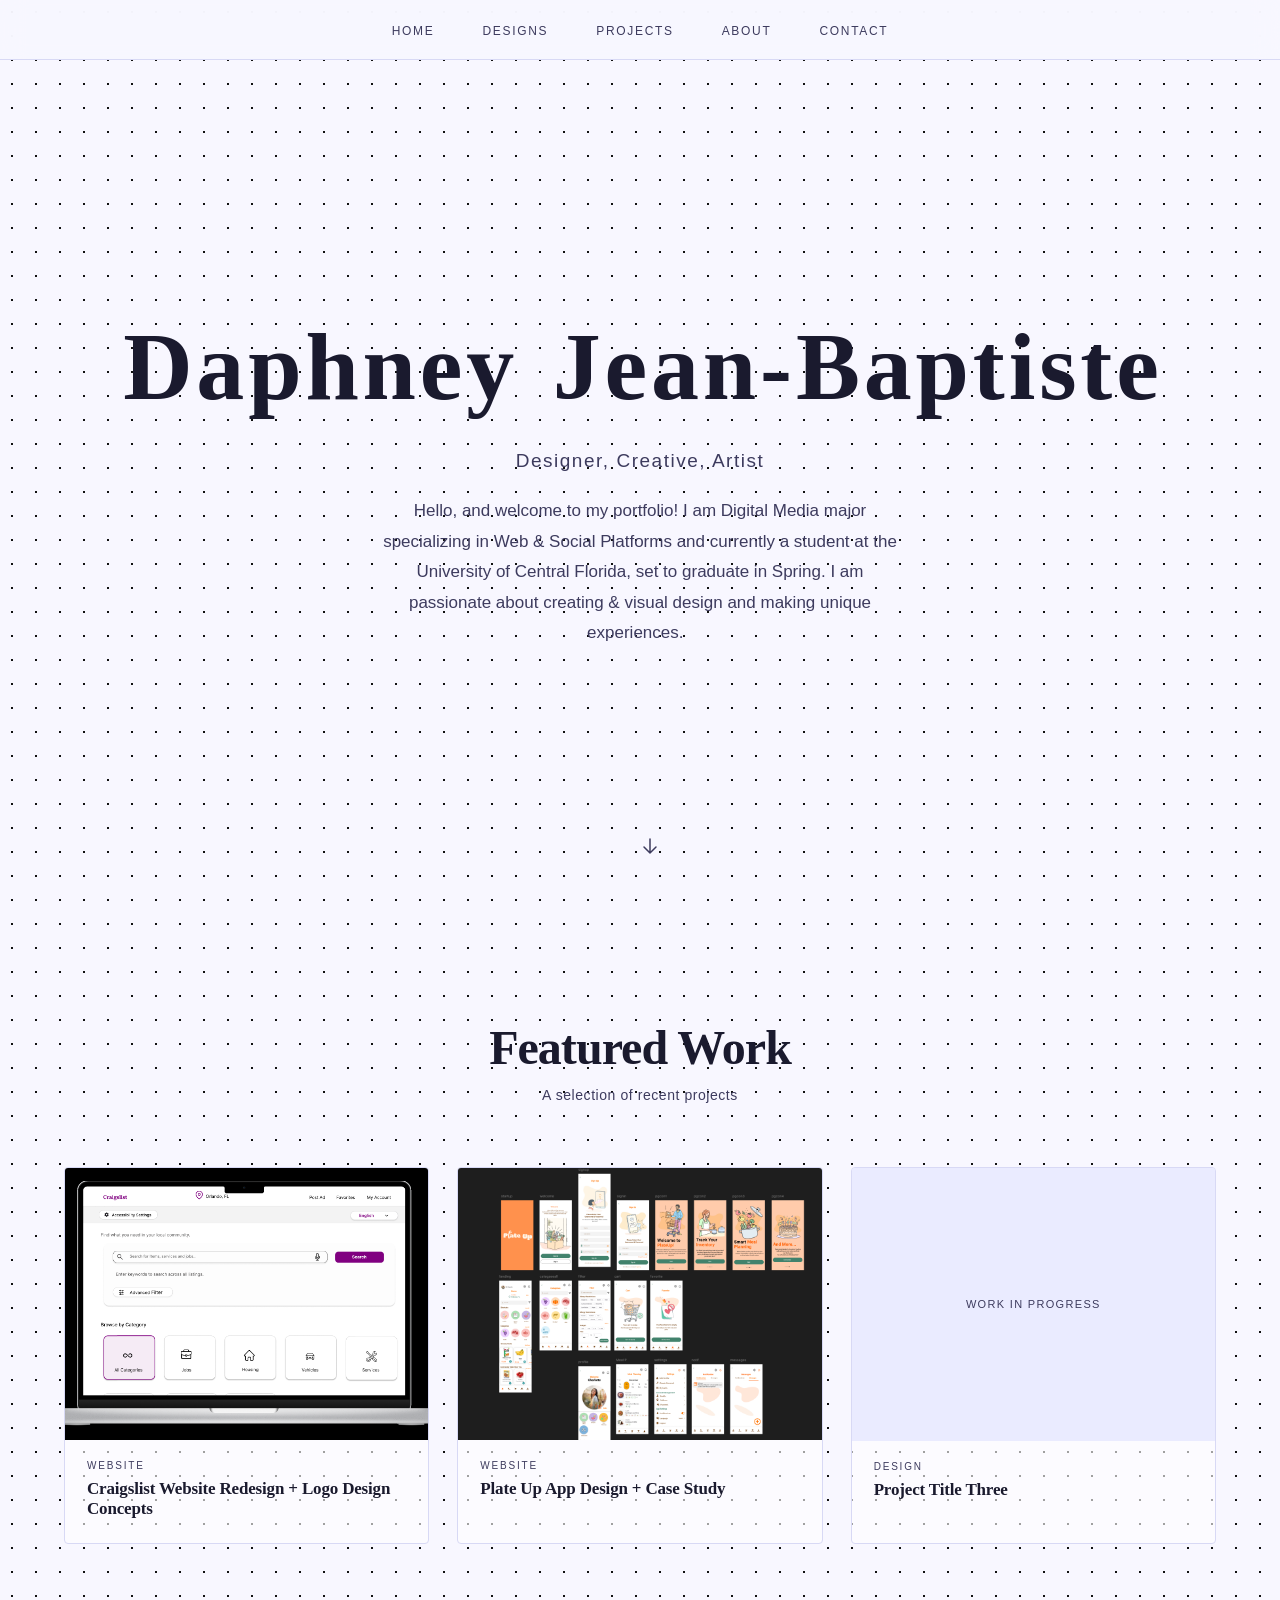
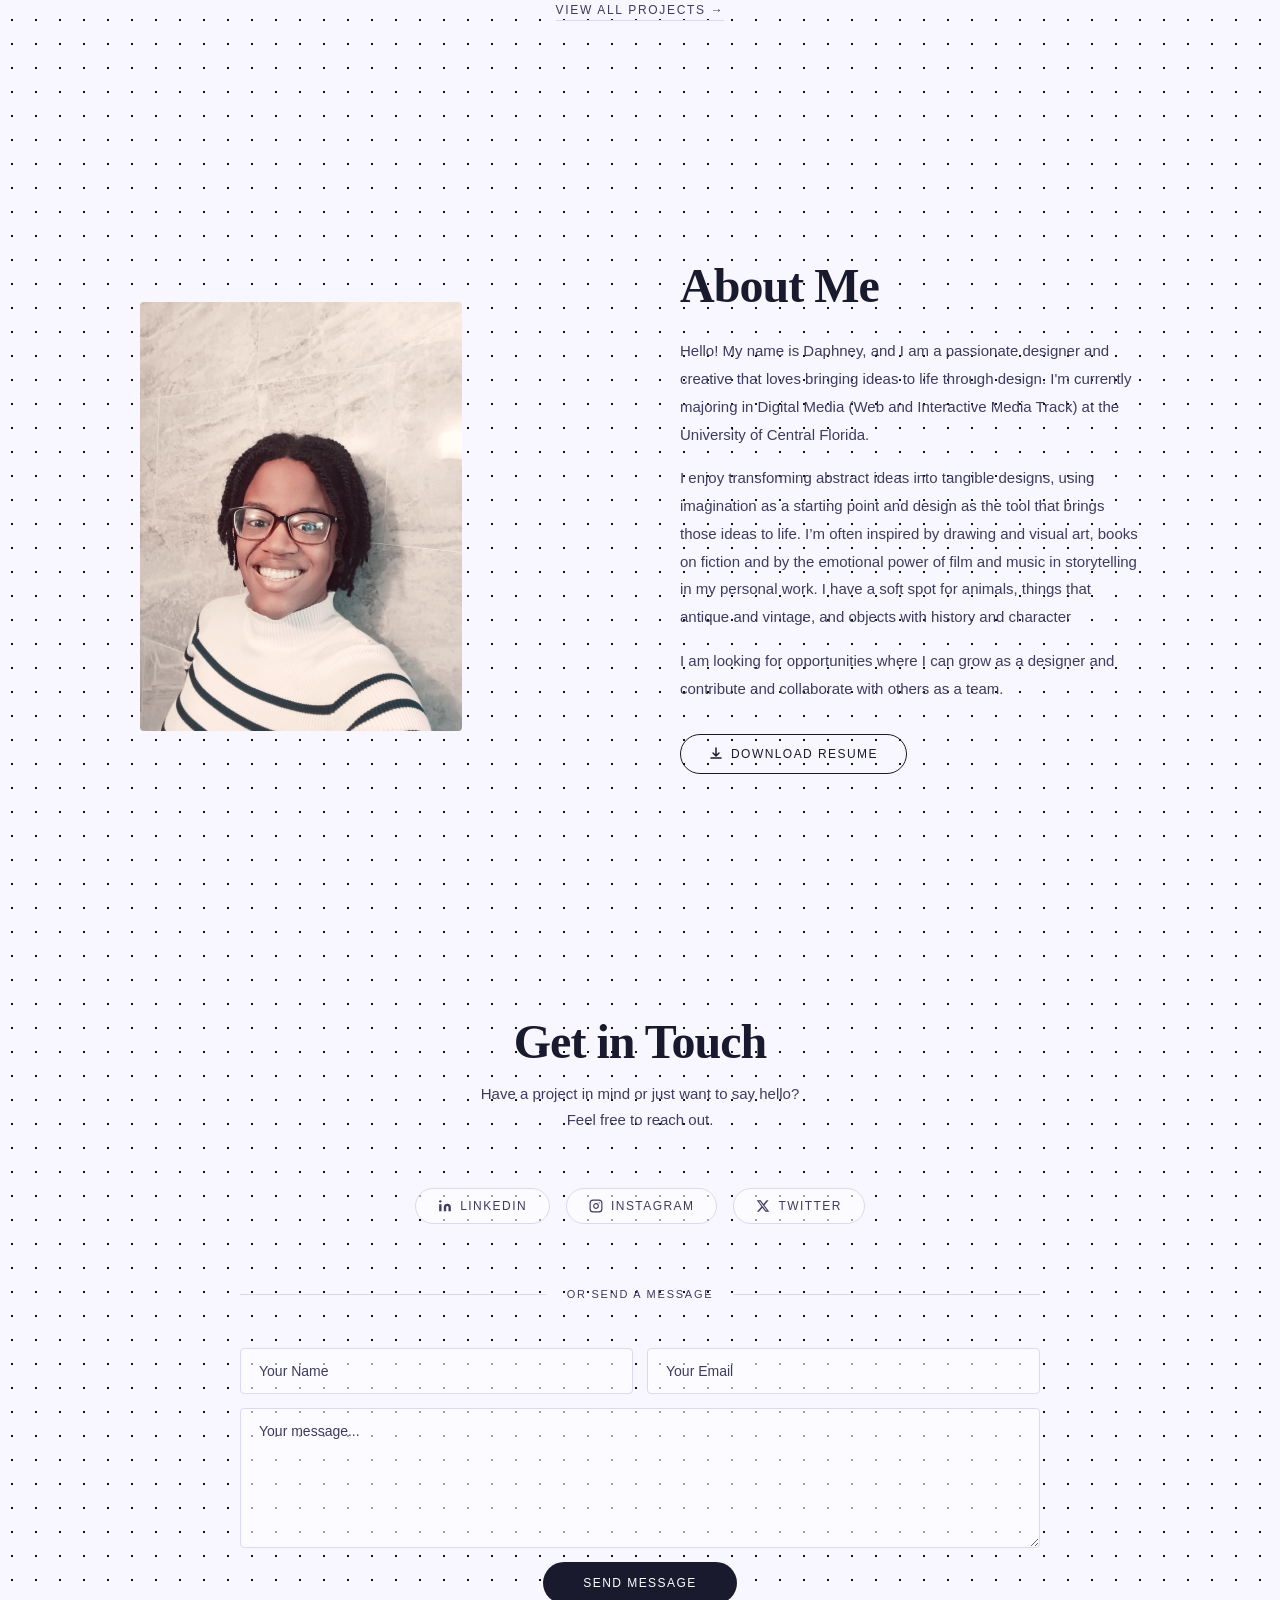
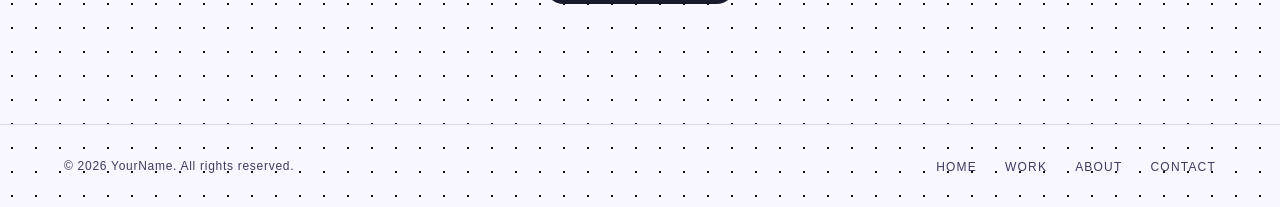
<file: index.html>
<!DOCTYPE html>
<html lang="en">
<head>
<meta charset="UTF-8">
<meta name="viewport" content="width=device-width, initial-scale=1.0">
<title>Portfolio</title>
<link rel="stylesheet" href="css/style.css">
<link rel="stylesheet" href="css/hero.css">
<link rel="stylesheet" href="css/work.css">
<link rel="stylesheet" href="css/about.css">
<link rel="stylesheet" href="css/contact.css">
<link rel="stylesheet" href="css/footer.css">
</head>
<body>

  <nav>
    <ul class="nav-links">
      <li><a href="index.html">Home</a></li>
      <li><a href="designs.html">Designs</a></li>
      <li><a href="projects.html">Projects</a></li>
      <li><a href="#about">About</a></li>
      <li><a href="#contact">Contact</a></li>
    </ul>
  </nav>

  <!-- ── HERO ── -->
  <section id="hero">
    <h1 class="hero-name" id="heroName">Daphney Jean-Baptiste</h1>
    <p class="hero-sub" id="heroSub">Designer, Creative, Artist</p>
    <p class="hero-para" id="heroPara">Hello, and welcome to my portfolio! I am Digital Media major specializing in Web & Social Platforms and currently a student at the University of Central Florida, set to graduate in Spring. I am passionate about creating & visual design and making unique experiences.  </p>

    <a href="#work" class="scroll-btn" id="scrollBtn" aria-label="Scroll to work">
      <svg width="20" height="20" viewBox="0 0 20 20" fill="none" xmlns="http://www.w3.org/2000/svg">
        <path d="M10 3v14M4 11l6 6 6-6" stroke="currentColor" stroke-width="1.5" stroke-linecap="round" stroke-linejoin="round"/>
      </svg>
    </a>
  </section>

  <!-- ── FEATURED WORK ── -->
  <section id="work">
    <div class="work-header">
      <h2>Featured Work</h2>
      <p>A selection of recent projects</p>
    </div>

    <div class="work-grid">

      <a href="projects/craigslist.html" class="work-card">
        <div class="work-thumb"><img src="images/crlistmain.png" alt="Craigslist Redesign" /></div>
        <div class="work-body">
          <p class="work-tag">Website</p>
          <h3 class="work-title">Craigslist Website Redesign + Logo Design Concepts</h3>
        </div>
      </a>

      <a href="projects/plateup.html" class="work-card">
        <div class="work-thumb"><img src="images/plateup_figma.png" alt="Plate Up App" /></div>
        <div class="work-body">
          <p class="work-tag">Website</p>
          <h3 class="work-title">Plate Up App Design + Case Study</h3>
        </div>
      </a>

      <div class="work-card">
        <div class="work-thumb">Work in Progress</div>
        <div class="work-body">
          <p class="work-tag">Design</p>
          <h3 class="work-title">Project Title Three</h3>
        </div>
      </div>

    </div>

    <div class="work-footer">
      <a href="projects.html">View All Projects →</a>
    </div>
  </section>

  <!-- ── ABOUT ── -->
  <section id="about">
    <div class="about-inner">

      <img src="images/aboutimage_current.jpg" alt="About me" class="about-photo" />

      <div class="about-text">
        <h2>About Me</h2>
        <p>Hello! My name is Daphney, and I am a passionate designer and creative that loves bringing ideas to life through design. I'm currently majoring in Digital Media (Web and Interactive Media Track) at the University of Central Florida.</p>
        <p> I enjoy transforming abstract ideas into tangible designs, using imagination as a starting point and design as the tool that brings those ideas to life. I’m often inspired by drawing and visual art, books on fiction and by the emotional power of film and music in storytelling in my personal work. I have a soft spot for animals, things that antique and vintage, and objects with history and character</p>
        <p>I am looking for opportunities where I can grow as a designer and contribute and collaborate with others as a team.</p>
        <a href="resume.pdf" download class="resume-btn">
          <svg width="14" height="14" viewBox="0 0 14 14" fill="none" xmlns="http://www.w3.org/2000/svg">
            <path d="M7 1v8M4 6l3 3 3-3M2 11h10" stroke="currentColor" stroke-width="1.5" stroke-linecap="round" stroke-linejoin="round"/>
          </svg>
          Download Resume
        </a>
      </div>

    </div>
  </section>

  <!-- ── CONTACT ── -->
  <section id="contact">
    <div class="contact-inner">
      <h2>Get in Touch</h2>
      <p>Have a project in mind or just want to say hello?<br>Feel free to reach out.</p>

      <div class="social-links">
        <a href="#" class="social-link">
          <svg width="14" height="14" viewBox="0 0 24 24" fill="currentColor" xmlns="http://www.w3.org/2000/svg">
            <path d="M16 8a6 6 0 0 1 6 6v7h-4v-7a2 2 0 0 0-2-2 2 2 0 0 0-2 2v7h-4v-7a6 6 0 0 1 6-6zM2 9h4v12H2z"/><circle cx="4" cy="4" r="2"/>
          </svg>
          LinkedIn
        </a>
        <a href="#" class="social-link">
          <svg width="14" height="14" viewBox="0 0 24 24" fill="none" stroke="currentColor" stroke-width="2" stroke-linecap="round" stroke-linejoin="round" xmlns="http://www.w3.org/2000/svg">
            <rect x="2" y="2" width="20" height="20" rx="5"/><path d="M16 11.37A4 4 0 1 1 12.63 8 4 4 0 0 1 16 11.37z"/><line x1="17.5" y1="6.5" x2="17.51" y2="6.5"/>
          </svg>
          Instagram
        </a>
        <a href="#" class="social-link">
          <svg width="14" height="14" viewBox="0 0 24 24" fill="currentColor" xmlns="http://www.w3.org/2000/svg">
            <path d="M18.244 2.25h3.308l-7.227 8.26 8.502 11.24H16.17l-5.214-6.817L4.99 21.75H1.68l7.73-8.835L1.254 2.25H8.08l4.713 6.231zm-1.161 17.52h1.833L7.084 4.126H5.117z"/>
          </svg>
          Twitter
        </a>
      </div>

      <div class="contact-divider">
        <span>Or send a message</span>
      </div>

      <form class="contact-form">
        <div class="form-row">
          <input type="text" placeholder="Your Name" />
          <input type="email" placeholder="Your Email" />
        </div>
        <textarea placeholder="Your message..."></textarea>
        <button type="submit" class="btn-send">Send Message</button>
      </form>
    </div>
  </section>

  <!-- ── FOOTER ── -->
  <footer>
    <span class="footer-copy">© 2026 YourName. All rights reserved.</span>
    <ul class="footer-links">
      <li><a href="#hero">Home</a></li>
      <li><a href="#work">Work</a></li>
      <li><a href="#about">About</a></li>
      <li><a href="#contact">Contact</a></li>
    </ul>
  </footer>

  <script>
    // Split name into individually animated letters
    const nameEl = document.getElementById('heroName');
    const name = nameEl.textContent;
    const baseDuration = 0.4; // seconds before letters start

    nameEl.innerHTML = name
      .split('')
      .map((char, i) => {
        const delay = baseDuration + i * 0.06;
        return char === ' '
          ? `<span style="display:inline-block;width:0.3em;"></span>`
          : `<span class="letter" style="animation-delay:${delay}s">${char}</span>`;
      })
      .join('');

    // Subtext and paragraph fade in after all letters are done
    const subDelay = baseDuration + name.length * 0.06 + 0.2;
    document.getElementById('heroSub').style.animationDelay = subDelay + 's';
    document.getElementById('heroPara').style.animationDelay = (subDelay + 0.2) + 's';
    document.getElementById('scrollBtn').style.animationDelay = (subDelay + 0.4) + 's';
  </script>

</body>
</html>
</file>
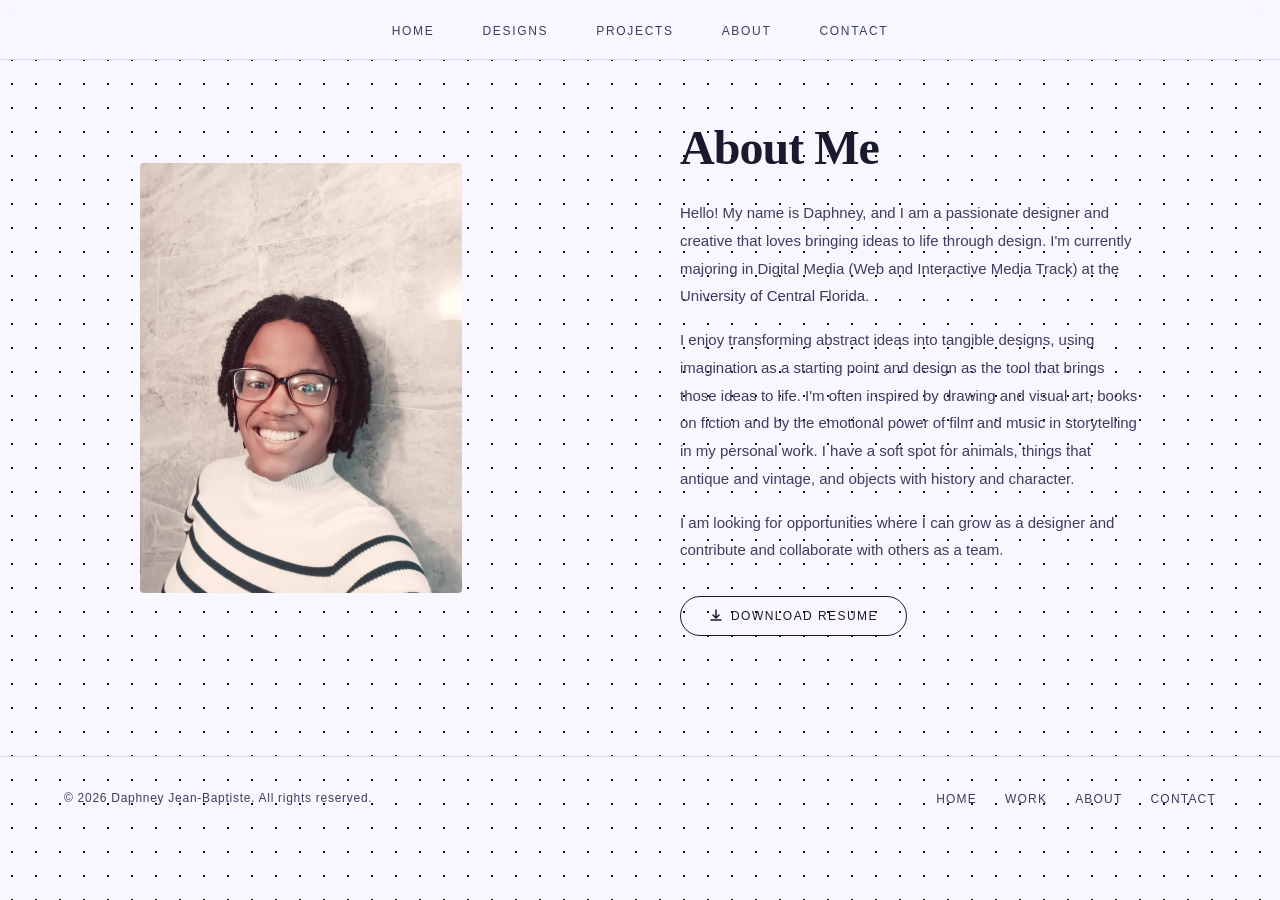
<file: about.html>
<!DOCTYPE html>
<html lang="en">
<head>
<meta charset="UTF-8">
<meta name="viewport" content="width=device-width, initial-scale=1.0">
<title>About — Portfolio</title>
<link rel="stylesheet" href="css/style.css">
<link rel="stylesheet" href="css/about.css">
<link rel="stylesheet" href="css/footer.css">
</head>
<body>

  <nav>
    <ul class="nav-links">
      <li><a href="index.html">Home</a></li>
      <li><a href="designs.html">Designs</a></li>
      <li><a href="projects.html">Projects</a></li>
      <li><a href="about.html">About</a></li>
      <li><a href="contact.html">Contact</a></li>
    </ul>
  </nav>

  <section id="about">
    <div class="about-inner">

      <img src="images/aboutimage_current.jpg" alt="About me" class="about-photo" />

      <div class="about-text">
        <h2>About Me</h2>
        <p>Hello! My name is Daphney, and I am a passionate designer and creative that loves bringing ideas to life through design. I'm currently majoring in Digital Media (Web and Interactive Media Track) at the University of Central Florida.</p>
        <p>I enjoy transforming abstract ideas into tangible designs, using imagination as a starting point and design as the tool that brings those ideas to life. I'm often inspired by drawing and visual art, books on fiction and by the emotional power of film and music in storytelling in my personal work. I have a soft spot for animals, things that antique and vintage, and objects with history and character.</p>
        <p>I am looking for opportunities where I can grow as a designer and contribute and collaborate with others as a team.</p>
        <a href="resume.pdf" download class="resume-btn">
          <svg width="14" height="14" viewBox="0 0 14 14" fill="none" xmlns="http://www.w3.org/2000/svg">
            <path d="M7 1v8M4 6l3 3 3-3M2 11h10" stroke="currentColor" stroke-width="1.5" stroke-linecap="round" stroke-linejoin="round"/>
          </svg>
          Download Resume
        </a>
      </div>

    </div>
  </section>

  <footer>
    <span class="footer-copy">© 2026 Daphney Jean-Baptiste. All rights reserved.</span>
    <ul class="footer-links">
      <li><a href="index.html">Home</a></li>
      <li><a href="projects.html">Work</a></li>
      <li><a href="about.html">About</a></li>
      <li><a href="contact.html">Contact</a></li>
    </ul>
  </footer>

</body>
</html>
</file>
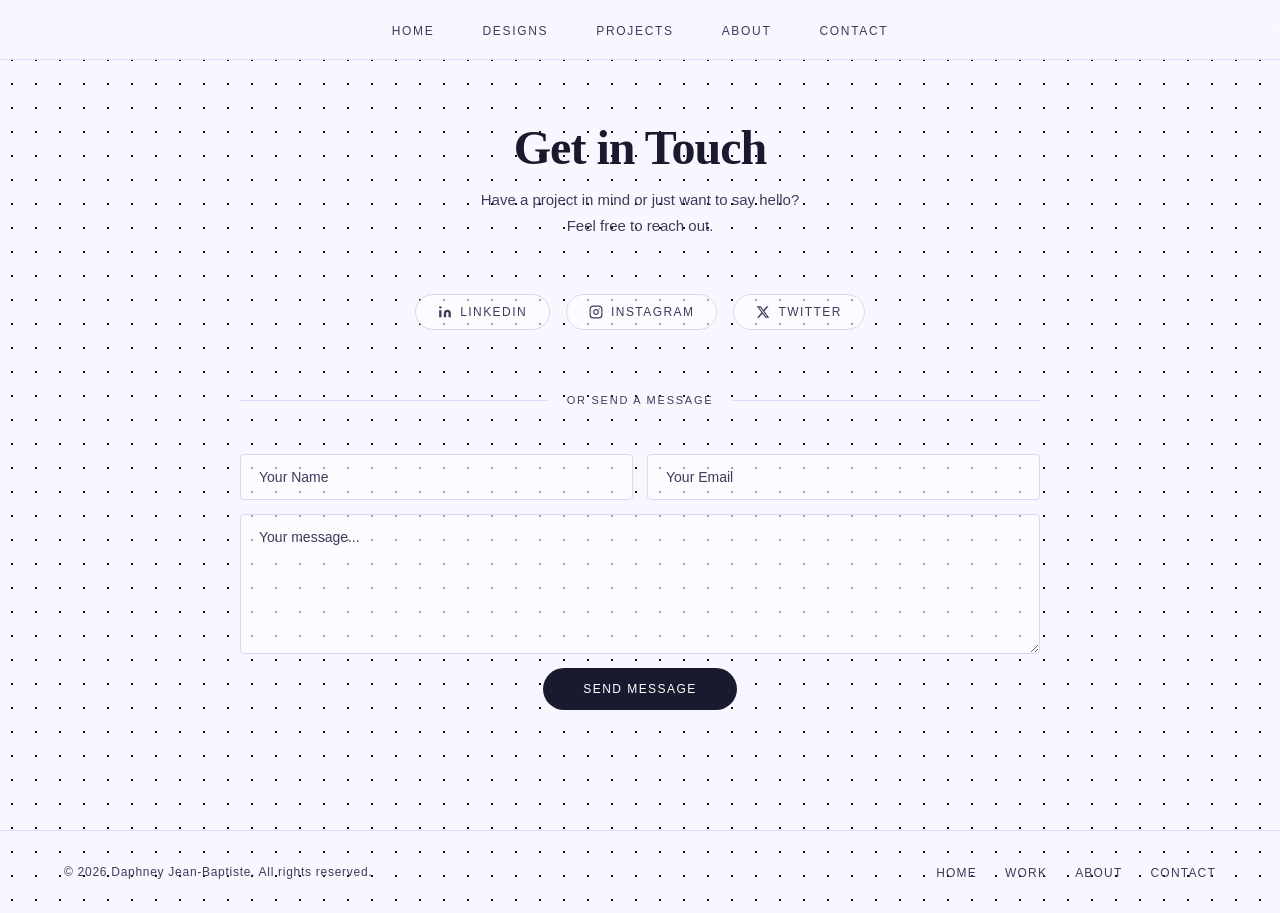
<file: contact.html>
<!DOCTYPE html>
<html lang="en">
<head>
<meta charset="UTF-8">
<meta name="viewport" content="width=device-width, initial-scale=1.0">
<title>Contact — Portfolio</title>
<link rel="stylesheet" href="css/style.css">
<link rel="stylesheet" href="css/contact.css">
<link rel="stylesheet" href="css/footer.css">
</head>
<body>

  <nav>
    <ul class="nav-links">
      <li><a href="index.html">Home</a></li>
      <li><a href="designs.html">Designs</a></li>
      <li><a href="projects.html">Projects</a></li>
      <li><a href="about.html">About</a></li>
      <li><a href="contact.html">Contact</a></li>
    </ul>
  </nav>

  <section id="contact">
    <div class="contact-inner">
      <h2>Get in Touch</h2>
      <p>Have a project in mind or just want to say hello?<br>Feel free to reach out.</p>

      <div class="social-links">
        <a href="#" class="social-link">
          <svg width="14" height="14" viewBox="0 0 24 24" fill="currentColor" xmlns="http://www.w3.org/2000/svg">
            <path d="M16 8a6 6 0 0 1 6 6v7h-4v-7a2 2 0 0 0-2-2 2 2 0 0 0-2 2v7h-4v-7a6 6 0 0 1 6-6zM2 9h4v12H2z"/><circle cx="4" cy="4" r="2"/>
          </svg>
          LinkedIn
        </a>
        <a href="#" class="social-link">
          <svg width="14" height="14" viewBox="0 0 24 24" fill="none" stroke="currentColor" stroke-width="2" stroke-linecap="round" stroke-linejoin="round" xmlns="http://www.w3.org/2000/svg">
            <rect x="2" y="2" width="20" height="20" rx="5"/><path d="M16 11.37A4 4 0 1 1 12.63 8 4 4 0 0 1 16 11.37z"/><line x1="17.5" y1="6.5" x2="17.51" y2="6.5"/>
          </svg>
          Instagram
        </a>
        <a href="#" class="social-link">
          <svg width="14" height="14" viewBox="0 0 24 24" fill="currentColor" xmlns="http://www.w3.org/2000/svg">
            <path d="M18.244 2.25h3.308l-7.227 8.26 8.502 11.24H16.17l-5.214-6.817L4.99 21.75H1.68l7.73-8.835L1.254 2.25H8.08l4.713 6.231zm-1.161 17.52h1.833L7.084 4.126H5.117z"/>
          </svg>
          Twitter
        </a>
      </div>

      <div class="contact-divider">
        <span>Or send a message</span>
      </div>

      <form class="contact-form">
        <div class="form-row">
          <input type="text" placeholder="Your Name" />
          <input type="email" placeholder="Your Email" />
        </div>
        <textarea placeholder="Your message..."></textarea>
        <button type="submit" class="btn-send">Send Message</button>
      </form>
    </div>
  </section>

  <footer>
    <span class="footer-copy">© 2026 Daphney Jean-Baptiste. All rights reserved.</span>
    <ul class="footer-links">
      <li><a href="index.html">Home</a></li>
      <li><a href="projects.html">Work</a></li>
      <li><a href="about.html">About</a></li>
      <li><a href="contact.html">Contact</a></li>
    </ul>
  </footer>

</body>
</html>
</file>
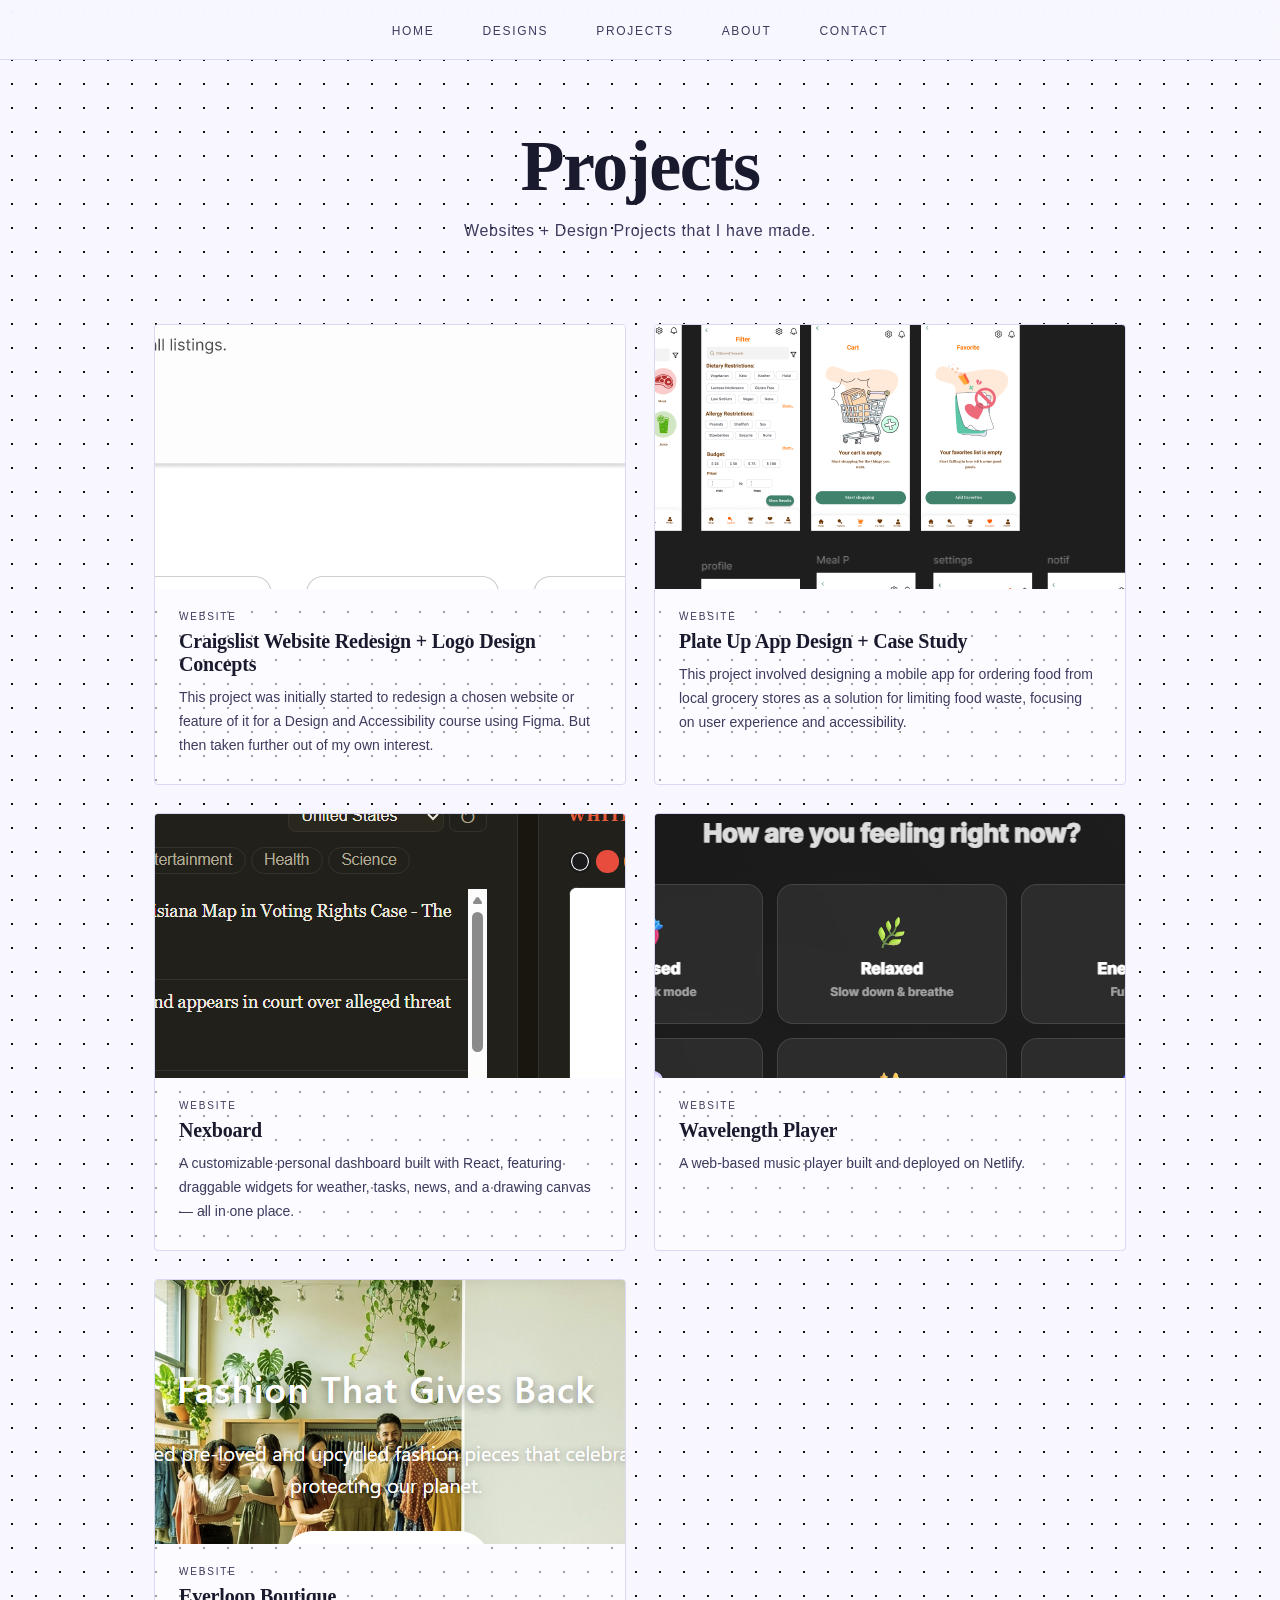
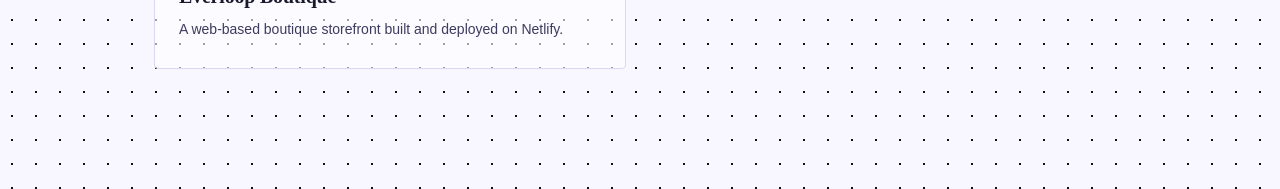
<file: projects.html>
<!DOCTYPE html>
<html lang="en">
<head>
<meta charset="UTF-8">
<meta name="viewport" content="width=device-width, initial-scale=1.0">
<title>Projects — Portfolio</title>
<link rel="stylesheet" href="css/style.css">
<link rel="stylesheet" href="css/sites.css">
</head>
<body>

  <nav>
    <ul class="nav-links">
      <li><a href="index.html">Home</a></li>
      <li><a href="designs.html">Designs</a></li>
      <li><a href="projects.html">Projects</a></li>
      <li><a href="about.html">About</a></li>
      <li><a href="contact.html">Contact</a></li>
    </ul>
  </nav>

  <div class="page-hero">
    <h1>Projects</h1>
    <p>Websites + Design Projects that I have made.</p>
  </div>

  <div class="sites-grid">

    <a href="projects/craigslist.html" class="site-card">
      <div class="site-thumb"><img src="images/crlistmain.png" alt="Craigslist Redesign" /></div>
      <div class="site-body">
        <p class="site-tag">Website</p>
        <h2 class="site-title">Craigslist Website Redesign + Logo Design Concepts</h2>
        <p class="site-desc">This project was initially started to redesign a chosen website or feature of it for a Design and Accessibility course using Figma. But then taken further out of my own interest.</p>
      </div>
    </a>

    <a href="projects/plateup.html" class="site-card">
      <div class="site-thumb"><img src="images/plateup_figma.png" alt="Plate Up App" /></div>
      <div class="site-body">
        <p class="site-tag">Website</p>
        <h2 class="site-title">Plate Up App Design + Case Study</h2>
        <p class="site-desc">This project involved designing a mobile app for ordering food from local grocery stores as a solution for limiting food waste, focusing on user experience and accessibility.</p>
      </div>
    </a>

    <a href="projects/nexboard.html" class="site-card">
      <div class="site-thumb"><img src="images/nexboard.png" alt="Nexboard" /></div>
      <div class="site-body">
        <p class="site-tag">Website</p>
        <h2 class="site-title">Nexboard</h2>
        <p class="site-desc">A customizable personal dashboard built with React, featuring draggable widgets for weather, tasks, news, and a drawing canvas — all in one place.</p>
      </div>
    </a>

    <a href="projects/wavelength.html" class="site-card">
      <div class="site-thumb"><img src="images/wavelengthplayer.png" alt="Wavelength Player" /></div>
      <div class="site-body">
        <p class="site-tag">Website</p>
        <h2 class="site-title">Wavelength Player</h2>
        <p class="site-desc">A web-based music player built and deployed on Netlify.</p>
      </div>
    </a>

    <a href="projects/everloop.html" class="site-card">
      <div class="site-thumb"><img src="images/everloop.png" alt="Everloop Boutique" /></div>
      <div class="site-body">
        <p class="site-tag">Website</p>
        <h2 class="site-title">Everloop Boutique</h2>
        <p class="site-desc">A web-based boutique storefront built and deployed on Netlify.</p>
      </div>
    </a>

  </div>

</body>
</html>
</file>
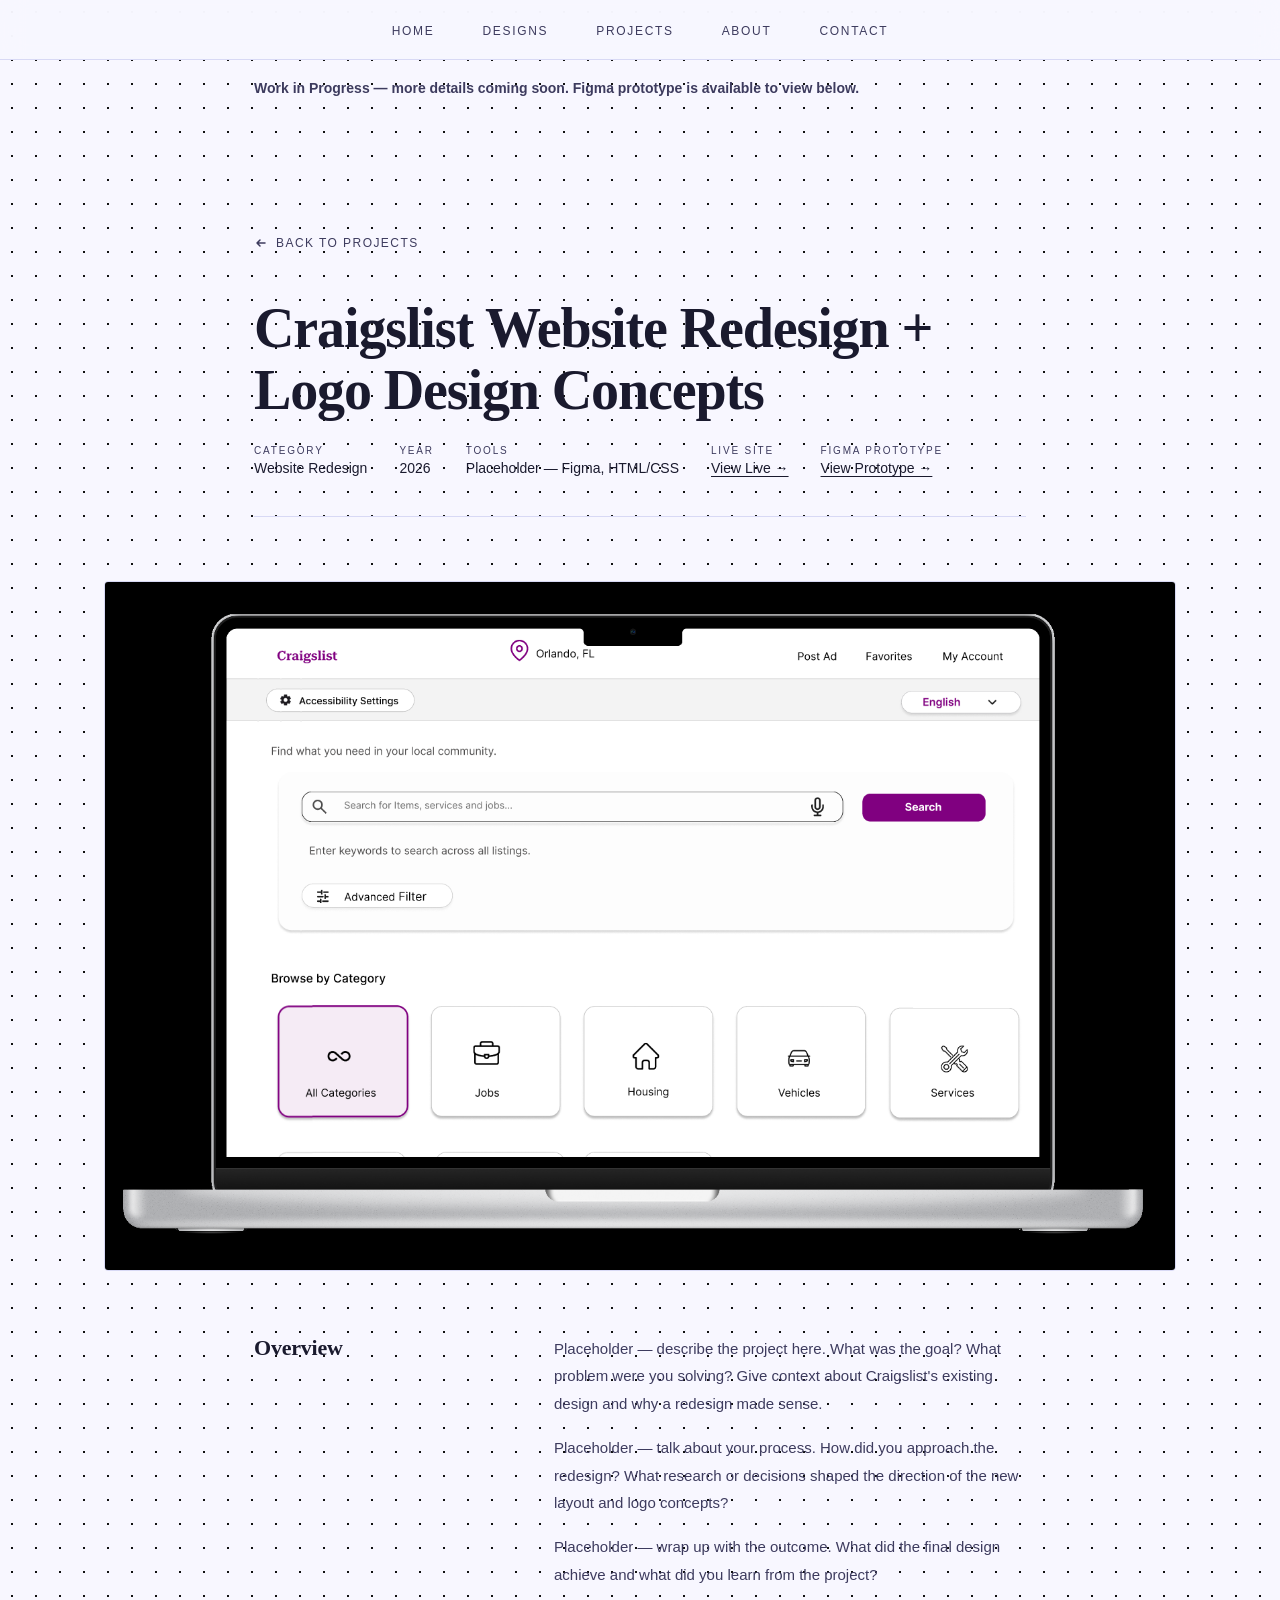
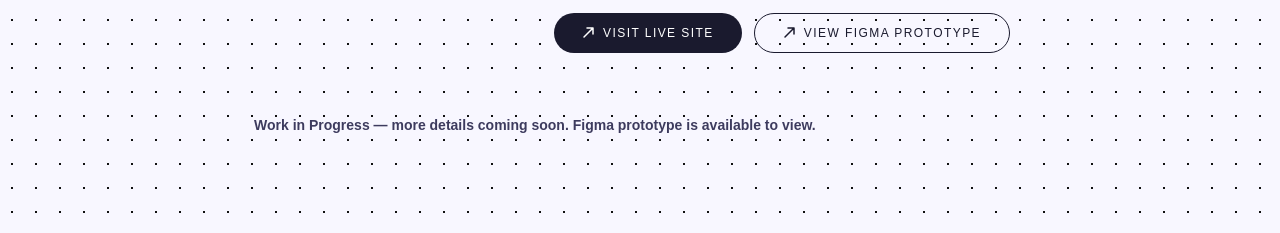
<file: projects/craigslist.html>
<!DOCTYPE html>
<html lang="en">
<head>
<meta charset="UTF-8">
<meta name="viewport" content="width=device-width, initial-scale=1.0">
<title>Craigslist Redesign — Portfolio</title>
<link rel="stylesheet" href="../css/style.css">
<link rel="stylesheet" href="../css/project.css">
</head>
<body>

  <nav>
    <ul class="nav-links">
      <li><a href="../index.html">Home</a></li>
      <li><a href="../designs.html">Designs</a></li>
      <li><a href="../projects.html">Projects</a></li>
      <li><a href="../about.html">About</a></li>
      <li><a href="../contact.html">Contact</a></li>
    </ul>
  </nav>

  <!-- WIP banner -->
  <div class="project-wip project-wip--top">
    <strong> Work in Progress — more details coming soon. Figma prototype is available to view below.</strong>
  </div>

  <!-- Header -->
  <div class="project-header">
    <a href="../projects.html" class="project-back">
      <svg width="14" height="14" viewBox="0 0 14 14" fill="none" xmlns="http://www.w3.org/2000/svg">
        <path d="M11 7H3M6 4L3 7l3 3" stroke="currentColor" stroke-width="1.5" stroke-linecap="round" stroke-linejoin="round"/>
      </svg>
      Back to Projects
    </a>

    <h1>Craigslist Website Redesign + Logo Design Concepts</h1>

    <div class="project-meta">
      <div class="meta-item">
        <span class="meta-label">Category</span>
        <span class="meta-value">Website Redesign</span>
      </div>
      <div class="meta-item">
        <span class="meta-label">Year</span>
        <span class="meta-value">2026</span>
      </div>
      <div class="meta-item">
        <span class="meta-label">Tools</span>
        <span class="meta-value">Placeholder — Figma, HTML/CSS</span>
      </div>
      <div class="meta-item">
        <span class="meta-label">Live Site</span>
        <span class="meta-value"><a href="#" target="_blank">View Live →</a></span>
      </div>
      <div class="meta-item">
        <span class="meta-label">Figma Prototype</span>
        <span class="meta-value"><a href="https://www.figma.com/proto/q2wjDTmAWqxN48zf4L44Wh/Craigslist-Redesign?m=draw&scaling=scale-down&content-scaling=fixed&page-id=0%3A1&node-id=57-519&starting-point-node-id=2%3A448&t=iWwowUAvvGCb7BlB-1" target="_blank">View Prototype →</a></span>
      </div>
    </div>
  </div>

  <!-- Main image -->
  <div class="project-main-img">
    <img src="../images/crlistmain.png" alt="Craigslist Redesign Main" />
  </div>

  <!-- Description -->
  <div class="project-body">
    <h2>Overview</h2>
    <div>
      <p>Placeholder — describe the project here. What was the goal? What problem were you solving? Give context about Craigslist's existing design and why a redesign made sense.</p>
      <p>Placeholder — talk about your process. How did you approach the redesign? What research or decisions shaped the direction of the new layout and logo concepts?</p>
      <p>Placeholder — wrap up with the outcome. What did the final design achieve and what did you learn from the project?</p>
      <div class="project-btns">
        <a href="#" target="_blank" class="project-link-btn">
          <svg width="13" height="13" viewBox="0 0 13 13" fill="none" xmlns="http://www.w3.org/2000/svg">
            <path d="M2 11L11 2M11 2H5M11 2v6" stroke="currentColor" stroke-width="1.5" stroke-linecap="round" stroke-linejoin="round"/>
          </svg>
          Visit Live Site
        </a>
        <a href="#" target="_blank" class="project-link-btn outline">
          <svg width="13" height="13" viewBox="0 0 13 13" fill="none" xmlns="http://www.w3.org/2000/svg">
            <path d="M2 11L11 2M11 2H5M11 2v6" stroke="currentColor" stroke-width="1.5" stroke-linecap="round" stroke-linejoin="round"/>
          </svg>
          View Figma Prototype
        </a>
      </div>
    </div>
  </div>

  <!-- WIP notice -->
  <div class="project-wip">
    <strong>Work in Progress — more details coming soon. Figma prototype is available to view.</strong>
  </div>

</body>
</html>
</file>
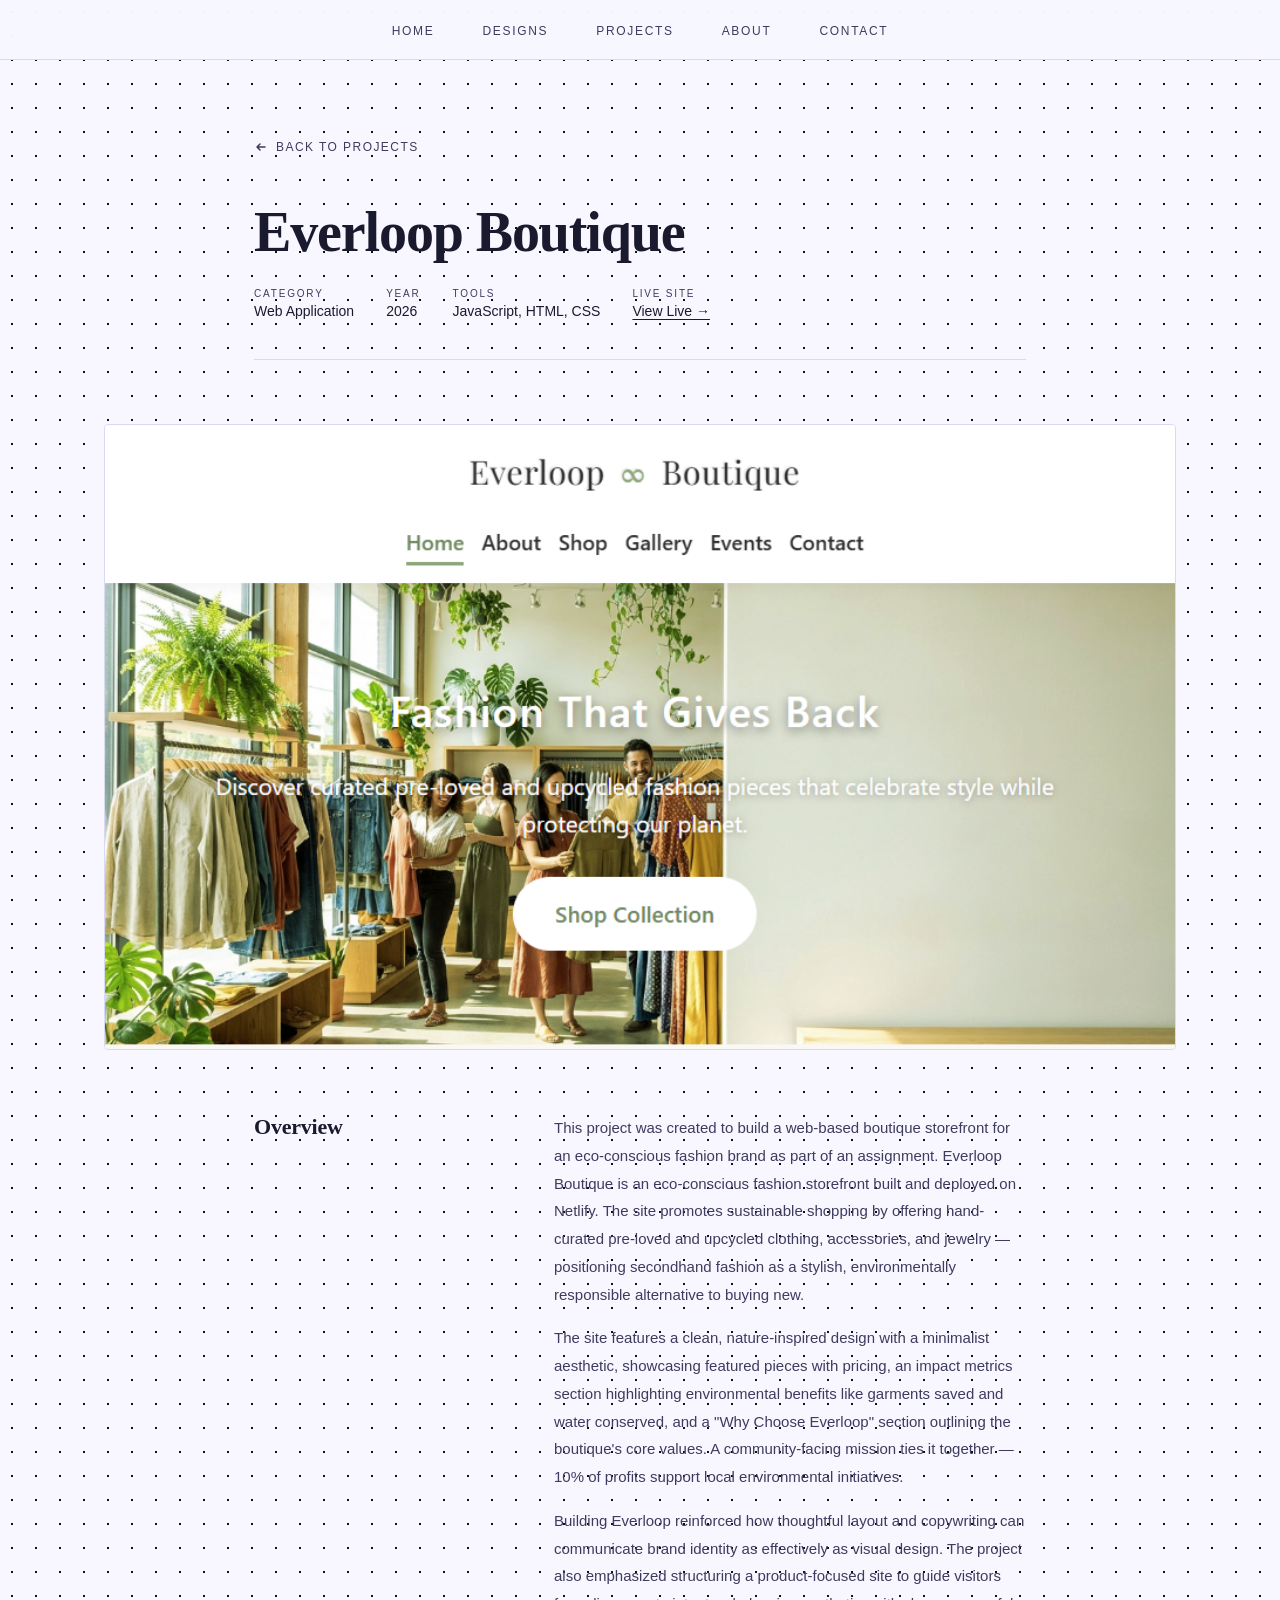
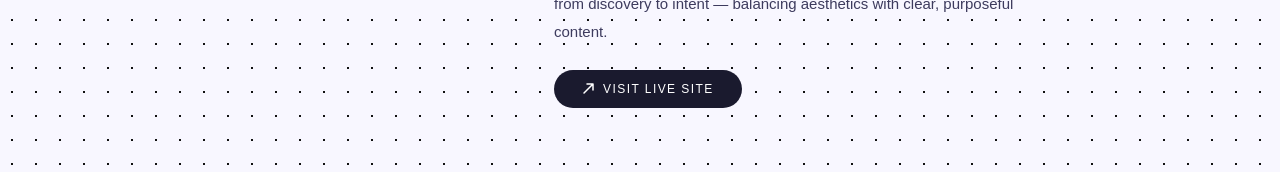
<file: projects/everloop.html>
<!DOCTYPE html>
<html lang="en">
<head>
<meta charset="UTF-8">
<meta name="viewport" content="width=device-width, initial-scale=1.0">
<title>Everloop Boutique — Portfolio</title>
<link rel="stylesheet" href="../css/style.css">
<link rel="stylesheet" href="../css/project.css">
</head>
<body>

  <nav>
    <ul class="nav-links">
      <li><a href="../index.html">Home</a></li>
      <li><a href="../designs.html">Designs</a></li>
      <li><a href="../projects.html">Projects</a></li>
      <li><a href="../about.html">About</a></li>
      <li><a href="../contact.html">Contact</a></li>
    </ul>
  </nav>

  <!-- Header -->
  <div class="project-header">
    <a href="../projects.html" class="project-back">
      <svg width="14" height="14" viewBox="0 0 14 14" fill="none" xmlns="http://www.w3.org/2000/svg">
        <path d="M11 7H3M6 4L3 7l3 3" stroke="currentColor" stroke-width="1.5" stroke-linecap="round" stroke-linejoin="round"/>
      </svg>
      Back to Projects
    </a>

    <h1>Everloop Boutique</h1>

    <div class="project-meta">
      <div class="meta-item">
        <span class="meta-label">Category</span>
        <span class="meta-value">Web Application</span>
      </div>
      <div class="meta-item">
        <span class="meta-label">Year</span>
        <span class="meta-value">2026</span>
      </div>
      <div class="meta-item">
        <span class="meta-label">Tools</span>
        <span class="meta-value">JavaScript, HTML, CSS</span>
      </div>
      <div class="meta-item">
        <span class="meta-label">Live Site</span>
        <span class="meta-value"><a href="https://everloopbotique.netlify.app/" target="_blank">View Live →</a></span>
      </div>
    </div>
  </div>

  <!-- Main image -->
  <div class="project-main-img">
    <img src="../images/everloop.png" alt="Everloop Boutique" />
  </div>

  <!-- Description -->
  <div class="project-body">
    <h2>Overview</h2>
    <div>
      <p>This project was created to build a web-based boutique storefront for an eco-conscious fashion brand as part of an assignment. Everloop Boutique is an eco-conscious fashion storefront built and deployed on Netlify. The site promotes sustainable shopping by offering hand-curated pre-loved and upcycled clothing, accessories, and jewelry — positioning secondhand fashion as a stylish, environmentally responsible alternative to buying new.</p>
      <p>The site features a clean, nature-inspired design with a minimalist aesthetic, showcasing featured pieces with pricing, an impact metrics section highlighting environmental benefits like garments saved and water conserved, and a "Why Choose Everloop" section outlining the boutique's core values. A community-facing mission ties it together — 10% of profits support local environmental initiatives.</p>
      <p>Building Everloop reinforced how thoughtful layout and copywriting can communicate brand identity as effectively as visual design. The project also emphasized structuring a product-focused site to guide visitors from discovery to intent — balancing aesthetics with clear, purposeful content.</p>
      <div class="project-btns">
        <a href="https://everloopbotique.netlify.app/" target="_blank" class="project-link-btn">
          <svg width="13" height="13" viewBox="0 0 13 13" fill="none" xmlns="http://www.w3.org/2000/svg">
            <path d="M2 11L11 2M11 2H5M11 2v6" stroke="currentColor" stroke-width="1.5" stroke-linecap="round" stroke-linejoin="round"/>
          </svg>
          Visit Live Site
        </a>
      </div>
    </div>
  </div>

</body>
</html>
</file>
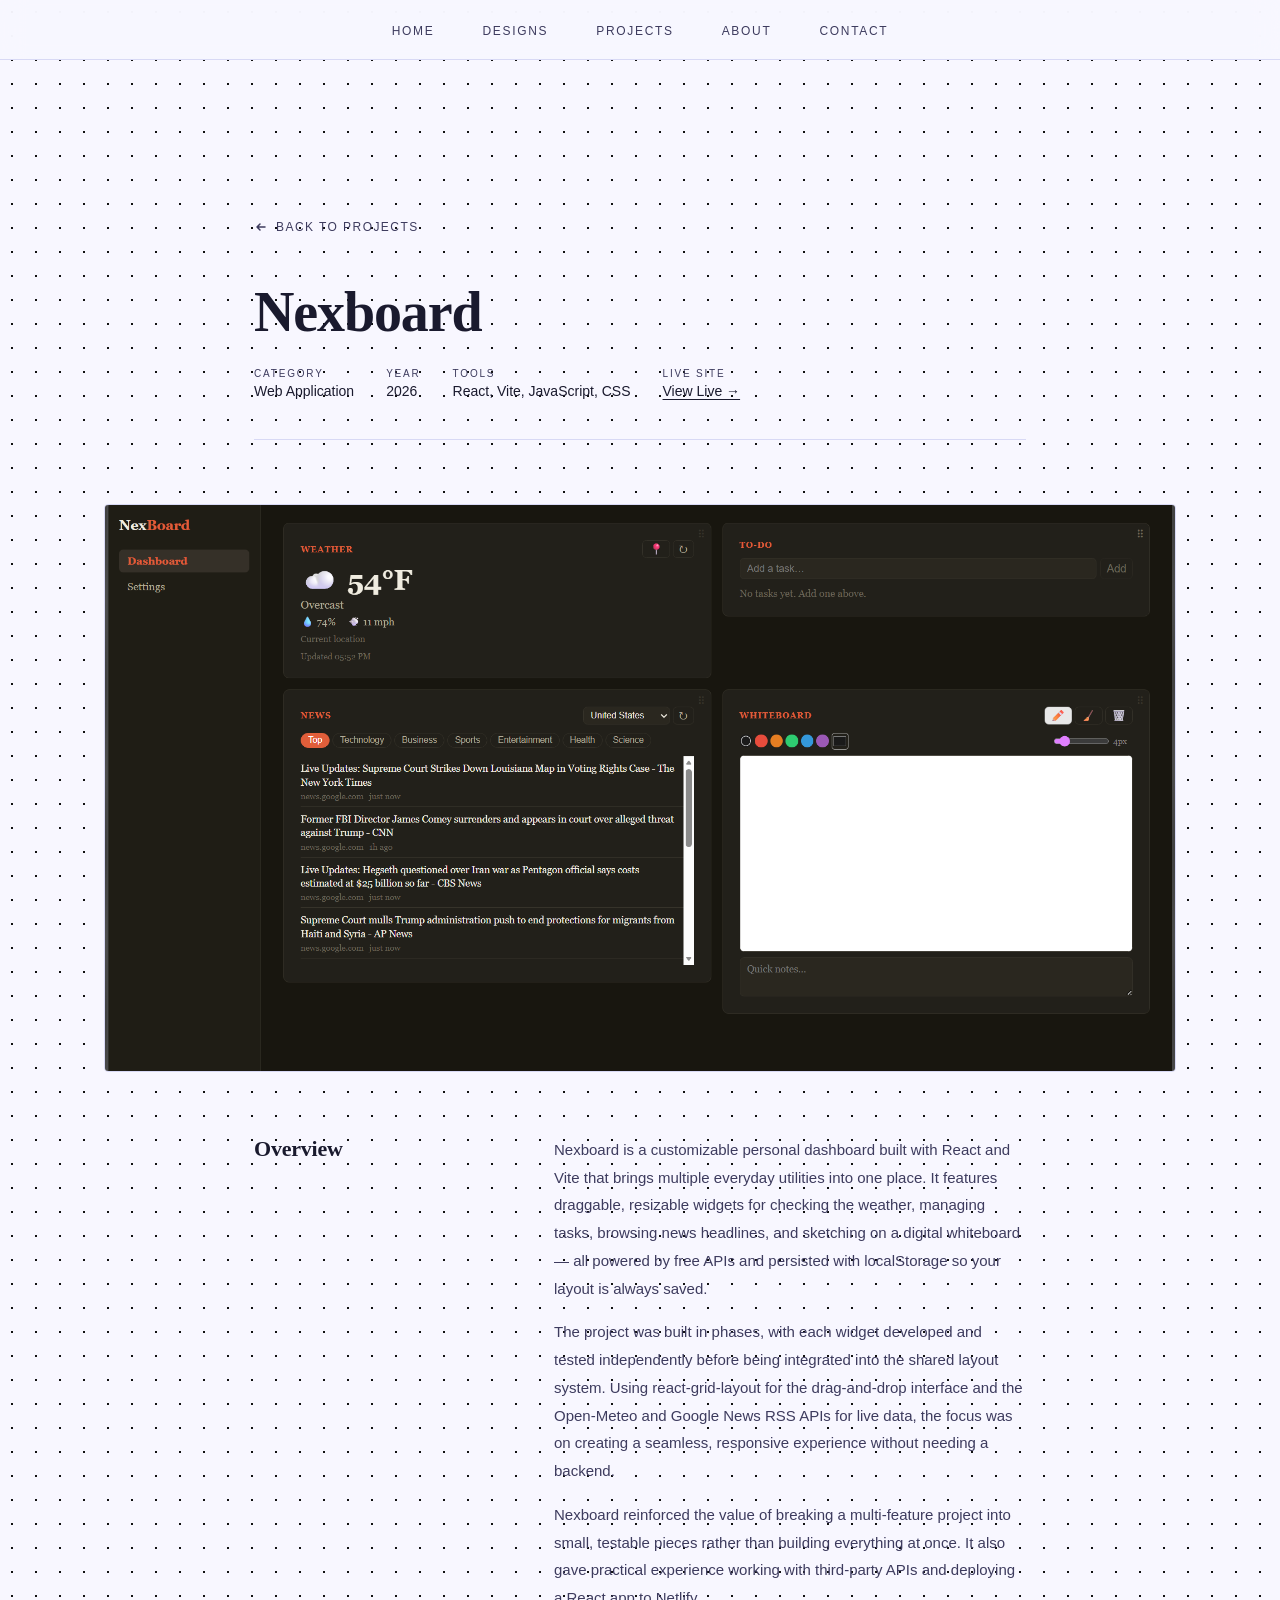
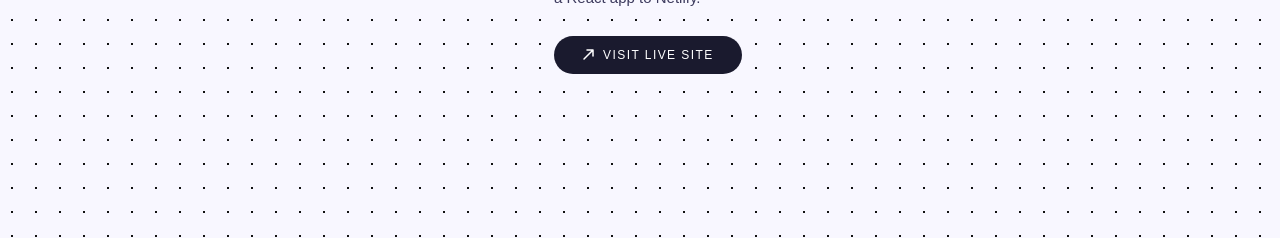
<file: projects/nexboard.html>
<!DOCTYPE html>
<html lang="en">
<head>
<meta charset="UTF-8">
<meta name="viewport" content="width=device-width, initial-scale=1.0">
<title>Nexboard — Portfolio</title>
<link rel="stylesheet" href="../css/style.css">
<link rel="stylesheet" href="../css/project.css">
</head>
<body>

  <nav>
    <ul class="nav-links">
      <li><a href="../index.html">Home</a></li>
      <li><a href="../designs.html">Designs</a></li>
      <li><a href="../projects.html">Projects</a></li>
      <li><a href="../about.html">About</a></li>
      <li><a href="../contact.html">Contact</a></li>
    </ul>
  </nav>

  <!-- WIP banner -->
  <div class="project-wip project-wip--top">
    <strong> </strong>
  </div>

  <!-- Header -->
  <div class="project-header">
    <a href="../projects.html" class="project-back">
      <svg width="14" height="14" viewBox="0 0 14 14" fill="none" xmlns="http://www.w3.org/2000/svg">
        <path d="M11 7H3M6 4L3 7l3 3" stroke="currentColor" stroke-width="1.5" stroke-linecap="round" stroke-linejoin="round"/>
      </svg>
      Back to Projects
    </a>

    <h1>Nexboard</h1>

    <div class="project-meta">
      <div class="meta-item">
        <span class="meta-label">Category</span>
        <span class="meta-value">Web Application</span>
      </div>
      <div class="meta-item">
        <span class="meta-label">Year</span>
        <span class="meta-value">2026</span>
      </div>
      <div class="meta-item">
        <span class="meta-label">Tools</span>
        <span class="meta-value">React, Vite, JavaScript, CSS</span>
      </div>
      <div class="meta-item">
        <span class="meta-label">Live Site</span>
        <span class="meta-value"><a href="https://nexboarddashboard.netlify.app/" target="_blank">View Live →</a></span>
      </div>
    </div>
  </div>

  <!-- Main image -->
  <div class="project-main-img">
    <img src="../images/nexboard.png" alt="Nexboard Dashboard" />
  </div>

  <!-- Description -->
  <div class="project-body">
    <h2>Overview</h2>
    <div>
      <p>Nexboard is a customizable personal dashboard built with React and Vite that brings multiple everyday utilities into one place. It features draggable, resizable widgets for checking the weather, managing tasks, browsing news headlines, and sketching on a digital whiteboard — all powered by free APIs and persisted with localStorage so your layout is always saved.</p>
      <p>The project was built in phases, with each widget developed and tested independently before being integrated into the shared layout system. Using react-grid-layout for the drag-and-drop interface and the Open-Meteo and Google News RSS APIs for live data, the focus was on creating a seamless, responsive experience without needing a backend.</p>
      <p>Nexboard reinforced the value of breaking a multi-feature project into small, testable pieces rather than building everything at once. It also gave practical experience working with third-party APIs and deploying a React app to Netlify.</p>
      <div class="project-btns">
        <a href="https://nexboarddashboard.netlify.app/" target="_blank" class="project-link-btn">
          <svg width="13" height="13" viewBox="0 0 13 13" fill="none" xmlns="http://www.w3.org/2000/svg">
            <path d="M2 11L11 2M11 2H5M11 2v6" stroke="currentColor" stroke-width="1.5" stroke-linecap="round" stroke-linejoin="round"/>
          </svg>
          Visit Live Site
        </a>
      </div>
    </div>
  </div>

  <!-- WIP notice -->
  <div class="project-wip">
    <strong></strong>
  </div>

</body>
</html>
</file>
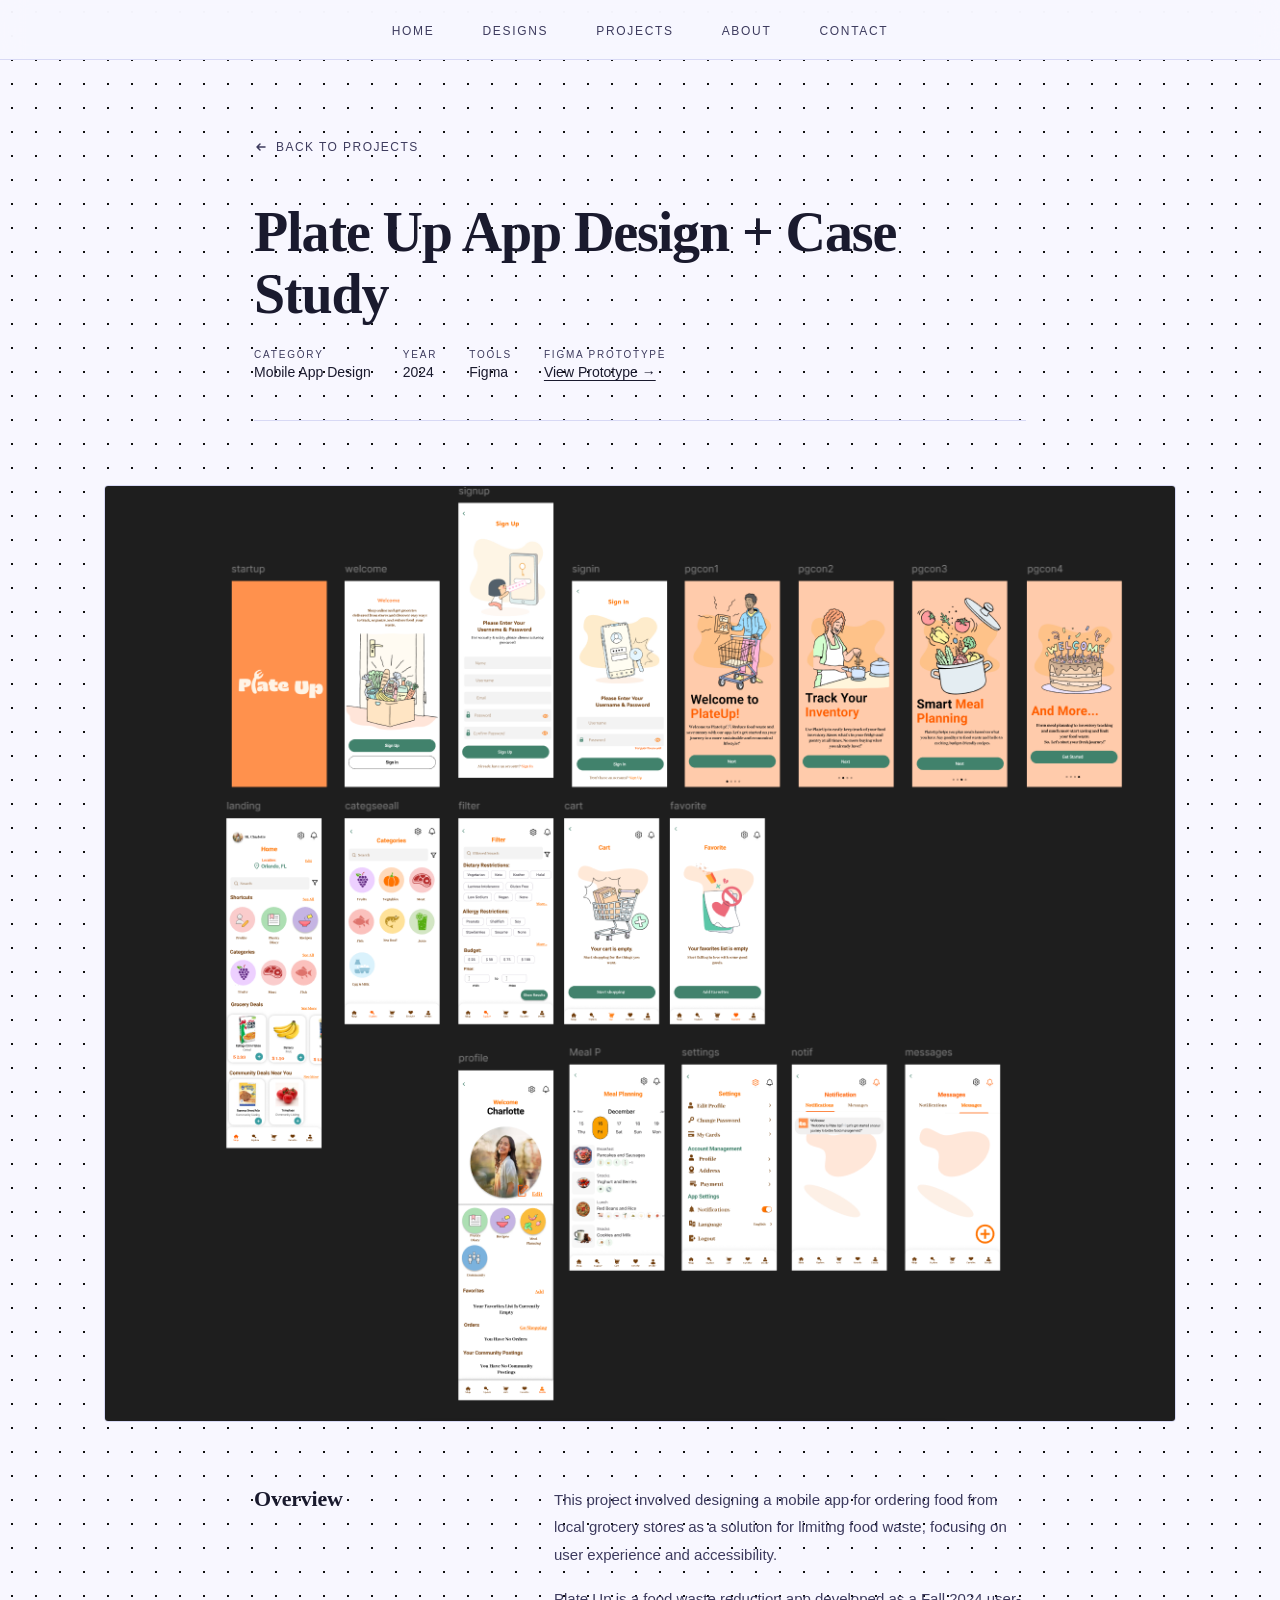
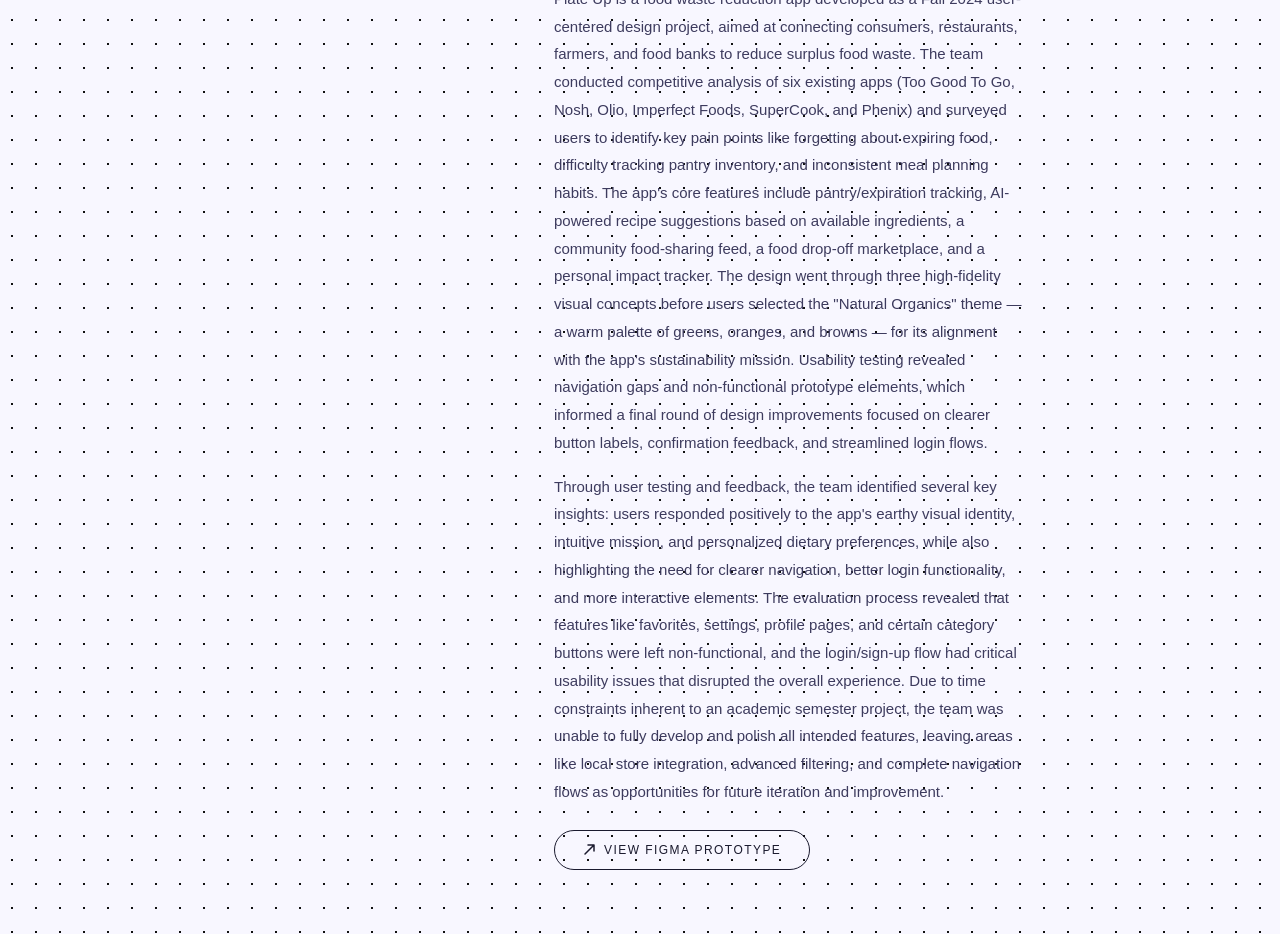
<file: projects/plateup.html>
<!DOCTYPE html>
<html lang="en">
<head>
<meta charset="UTF-8">
<meta name="viewport" content="width=device-width, initial-scale=1.0">
<title>Plate Up — Portfolio</title>
<link rel="stylesheet" href="../css/style.css">
<link rel="stylesheet" href="../css/project.css">
</head>
<body>

  <nav>
    <ul class="nav-links">
      <li><a href="../index.html">Home</a></li>
      <li><a href="../designs.html">Designs</a></li>
      <li><a href="../projects.html">Projects</a></li>
      <li><a href="../about.html">About</a></li>
      <li><a href="../contact.html">Contact</a></li>
    </ul>
  </nav>

  <!-- Header -->
  <div class="project-header">
    <a href="../projects.html" class="project-back">
      <svg width="14" height="14" viewBox="0 0 14 14" fill="none" xmlns="http://www.w3.org/2000/svg">
        <path d="M11 7H3M6 4L3 7l3 3" stroke="currentColor" stroke-width="1.5" stroke-linecap="round" stroke-linejoin="round"/>
      </svg>
      Back to Projects
    </a>

    <h1>Plate Up App Design + Case Study</h1>

    <div class="project-meta">
      <div class="meta-item">
        <span class="meta-label">Category</span>
        <span class="meta-value">Mobile App Design</span>
      </div>
      <div class="meta-item">
        <span class="meta-label">Year</span>
        <span class="meta-value">2024</span>
      </div>
      <div class="meta-item">
        <span class="meta-label">Tools</span>
        <span class="meta-value">Figma</span>
      </div>
      <div class="meta-item">
        <span class="meta-label">Figma Prototype</span>
        <span class="meta-value"><a href="https://www.figma.com/proto/B9H4sIqw6cxSHmt83BaWZa/Plate-Up-App?node-id=22-326&p=f&m=draw&scaling=min-zoom&content-scaling=fixed&page-id=0%3A1&starting-point-node-id=22%3A326" target="_blank">View Prototype →</a></span>
      </div>
    </div>
  </div>

  <!-- Main image -->
  <div class="project-main-img">
    <img src="../images/plateup_figma.png" alt="Plate Up App Design" />
  </div>

  <!-- Description -->
  <div class="project-body">
    <h2>Overview</h2>
    <div>
      <p>This project involved designing a mobile app for ordering food from local grocery stores as a solution for limiting food waste, focusing on user experience and accessibility.</p>
      <p>Plate Up is a food waste reduction app developed as a Fall 2024 user-centered design project, aimed at connecting consumers, restaurants, farmers, and food banks to reduce surplus food waste. The team conducted competitive analysis of six existing apps (Too Good To Go, Nosh, Olio, Imperfect Foods, SuperCook, and Phenix) and surveyed users to identify key pain points like forgetting about expiring food, difficulty tracking pantry inventory, and inconsistent meal planning habits. The app's core features include pantry/expiration tracking, AI-powered recipe suggestions based on available ingredients, a community food-sharing feed, a food drop-off marketplace, and a personal impact tracker. The design went through three high-fidelity visual concepts before users selected the "Natural Organics" theme — a warm palette of greens, oranges, and browns — for its alignment with the app's sustainability mission. Usability testing revealed navigation gaps and non-functional prototype elements, which informed a final round of design improvements focused on clearer button labels, confirmation feedback, and streamlined login flows. </p>
      <p>Through user testing and feedback, the team identified several key insights: users responded positively to the app's earthy visual identity, intuitive mission, and personalized dietary preferences, while also highlighting the need for clearer navigation, better login functionality, and more interactive elements. The evaluation process revealed that features like favorites, settings, profile pages, and certain category buttons were left non-functional, and the login/sign-up flow had critical usability issues that disrupted the overall experience. Due to time constraints inherent to an academic semester project, the team was unable to fully develop and polish all intended features, leaving areas like local store integration, advanced filtering, and complete navigation flows as opportunities for future iteration and improvement.</p>
      <div class="project-btns">
        <a href="https://www.figma.com/proto/B9H4sIqw6cxSHmt83BaWZa/Plate-Up-App?node-id=22-326&p=f&m=draw&scaling=min-zoom&content-scaling=fixed&page-id=0%3A1&starting-point-node-id=22%3A326" target="_blank" class="project-link-btn outline">
          <svg width="13" height="13" viewBox="0 0 13 13" fill="none" xmlns="http://www.w3.org/2000/svg">
            <path d="M2 11L11 2M11 2H5M11 2v6" stroke="currentColor" stroke-width="1.5" stroke-linecap="round" stroke-linejoin="round"/>
          </svg>
          View Figma Prototype
        </a>
      </div>
    </div>
  </div>


</body>
</html>
</file>
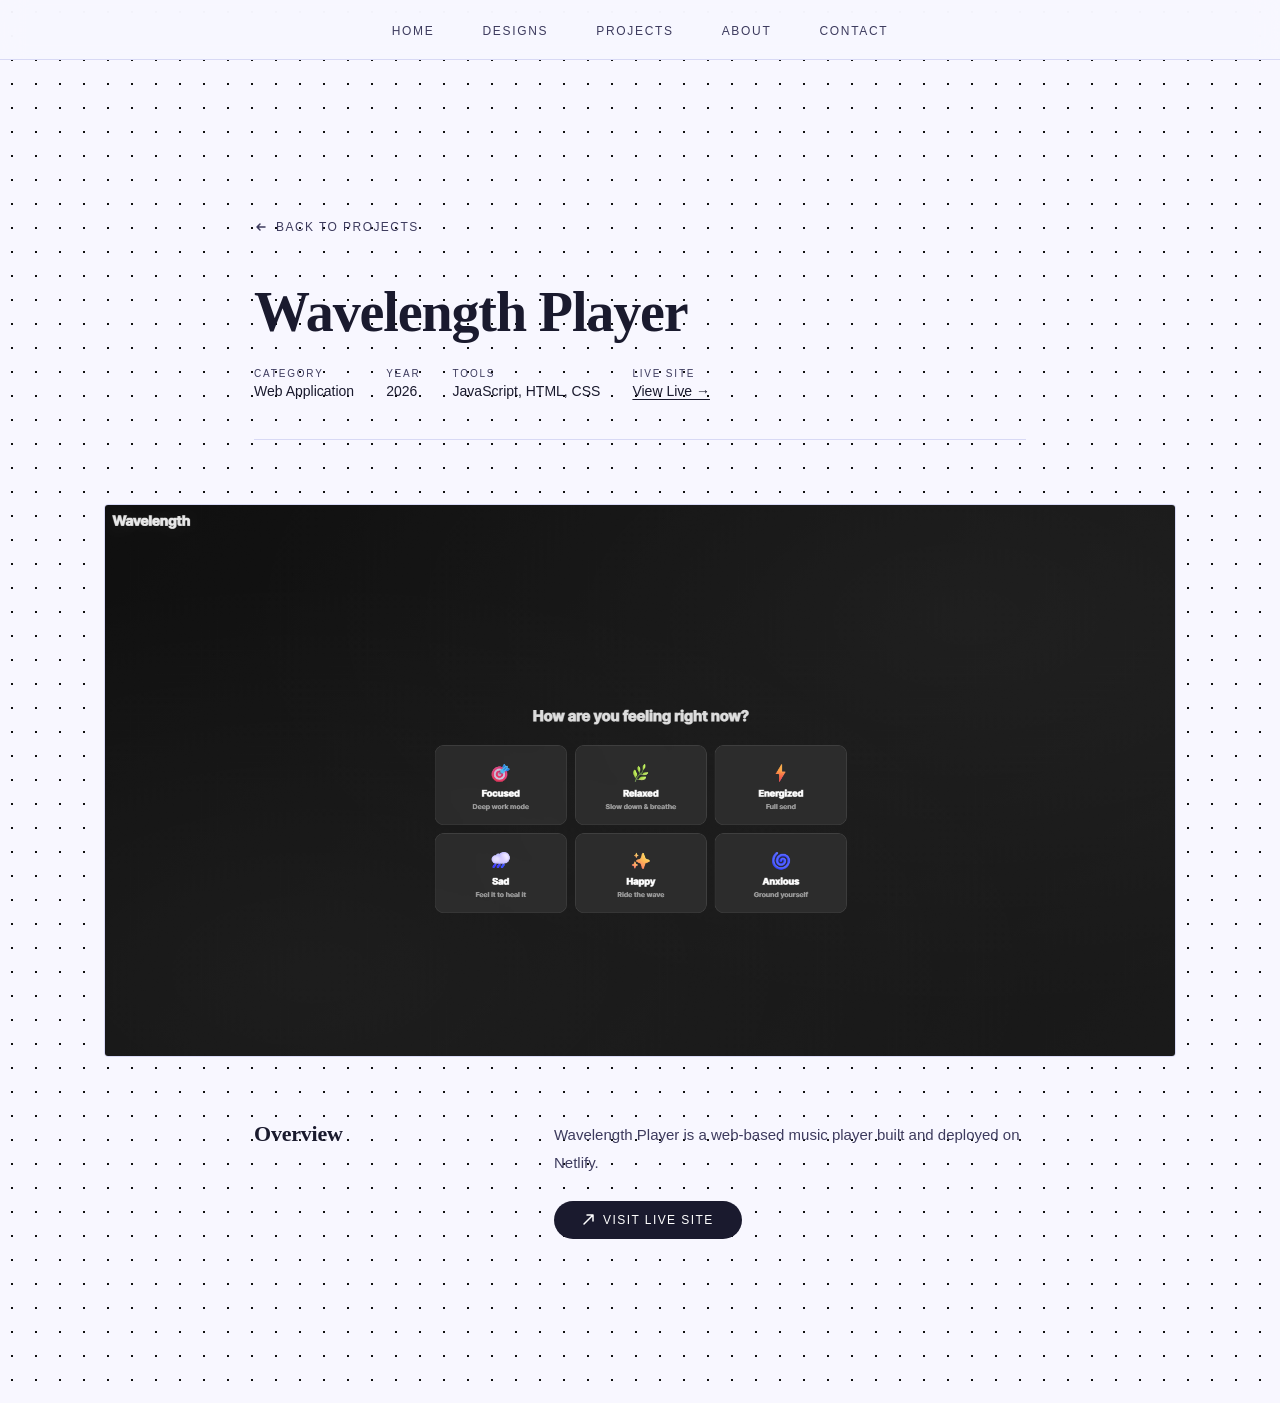
<file: projects/wavelength.html>
<!DOCTYPE html>
<html lang="en">
<head>
<meta charset="UTF-8">
<meta name="viewport" content="width=device-width, initial-scale=1.0">
<title>Wavelength Player — Portfolio</title>
<link rel="stylesheet" href="../css/style.css">
<link rel="stylesheet" href="../css/project.css">
</head>
<body>

  <nav>
    <ul class="nav-links">
      <li><a href="../index.html">Home</a></li>
      <li><a href="../designs.html">Designs</a></li>
      <li><a href="../projects.html">Projects</a></li>
      <li><a href="../about.html">About</a></li>
      <li><a href="../contact.html">Contact</a></li>
    </ul>
  </nav>

  <!-- WIP banner -->
  <div class="project-wip project-wip--top">
    <strong> </strong>
  </div>

  <!-- Header -->
  <div class="project-header">
    <a href="../projects.html" class="project-back">
      <svg width="14" height="14" viewBox="0 0 14 14" fill="none" xmlns="http://www.w3.org/2000/svg">
        <path d="M11 7H3M6 4L3 7l3 3" stroke="currentColor" stroke-width="1.5" stroke-linecap="round" stroke-linejoin="round"/>
      </svg>
      Back to Projects
    </a>

    <h1>Wavelength Player</h1>

    <div class="project-meta">
      <div class="meta-item">
        <span class="meta-label">Category</span>
        <span class="meta-value">Web Application</span>
      </div>
      <div class="meta-item">
        <span class="meta-label">Year</span>
        <span class="meta-value">2026</span>
      </div>
      <div class="meta-item">
        <span class="meta-label">Tools</span>
        <span class="meta-value">JavaScript, HTML, CSS</span>
      </div>
      <div class="meta-item">
        <span class="meta-label">Live Site</span>
        <span class="meta-value"><a href="https://wavelengthplayer.netlify.app/" target="_blank">View Live →</a></span>
      </div>
    </div>
  </div>

  <!-- Main image -->
  <div class="project-main-img">
    <img src="../images/wavelengthplayer.png" alt="Wavelength Player" />
  </div>

  <!-- Description -->
  <div class="project-body">
    <h2>Overview</h2>
    <div>
      <p>Wavelength Player is a web-based music player built and deployed on Netlify.</p>
      <div class="project-btns">
        <a href="https://wavelengthplayer.netlify.app/" target="_blank" class="project-link-btn">
          <svg width="13" height="13" viewBox="0 0 13 13" fill="none" xmlns="http://www.w3.org/2000/svg">
            <path d="M2 11L11 2M11 2H5M11 2v6" stroke="currentColor" stroke-width="1.5" stroke-linecap="round" stroke-linejoin="round"/>
          </svg>
          Visit Live Site
        </a>
      </div>
    </div>
  </div>

  <!-- WIP notice -->
  <div class="project-wip">
    <strong></strong>
  </div>

</body>
</html>
</file>
<file: css/style.css>
*, *::before, *::after { margin: 0; padding: 0; box-sizing: border-box; }

:root {
  --lavender: #eaebff;
  --lavender-mid: #d8d9f5;
  --white: #fff;
  --off-white: #f8f7ff;
  --dark: #1a1a2e;
  --muted: #3d3b5e;
}

html { scroll-behavior: smooth; }

body {
  font-family: 'Georgia', serif;
  background-color: var(--off-white);
  background-image: radial-gradient(circle, #111 1px, transparent 1px);
  background-size: 24px 24px;
  color: var(--dark);
}

/* ── NAV ── */
nav {
  position: fixed;
  top: 0; left: 0; right: 0;
  z-index: 100;
  height: 60px;
  display: flex;
  align-items: center;
  justify-content: center;
  background: rgba(248, 247, 255, 0.88);
  backdrop-filter: blur(12px);
  border-bottom: 1px solid var(--lavender-mid);
}

.nav-links {
  display: flex;
  gap: 48px;
  list-style: none;
}

.nav-links a {
  font-family: 'Helvetica Neue', Arial, sans-serif;
  font-size: 12px;
  letter-spacing: 0.14em;
  text-transform: uppercase;
  color: var(--muted);
  text-decoration: none;
  transition: color 0.2s;
}

.nav-links a:hover { color: var(--dark); }
</file>
<file: css/hero.css>
/* ── HERO ── */
#hero {
  position: relative;
  min-height: 100vh;
  display: flex;
  flex-direction: column;
  align-items: center;
  justify-content: center;
  text-align: center;
  padding-top: 60px;
  background: transparent;
}

.hero-name {
  font-family: 'Georgia', serif;
  font-size: clamp(48px, 8vw, 96px);
  letter-spacing: -0.02em;
  color: var(--dark);
  display: flex;
  gap: 0.06em;
  flex-wrap: wrap;
  justify-content: center;
  margin-bottom: 28px;
}

.hero-name .letter {
  display: inline-block;
  opacity: 0;
  transform: translateY(32px);
  animation: letterUp 0.6s cubic-bezier(0.22, 1, 0.36, 1) forwards;
}

@keyframes letterUp {
  to {
    opacity: 1;
    transform: translateY(0);
  }
}

.hero-sub {
  font-family: 'Helvetica Neue', Arial, sans-serif;
  font-size: 19px;
  letter-spacing: 0.08em;
  color: var(--muted);
  opacity: 0;
  animation: fadeUp 0.7s ease forwards;
  margin-bottom: 24px;
}

.hero-para {
  font-family: 'Helvetica Neue', Arial, sans-serif;
  font-size: 17px;
  line-height: 1.8;
  color: var(--muted);
  max-width: 520px;
  opacity: 0;
  animation: fadeUp 0.7s ease forwards;
}

@keyframes fadeUp {
  from { opacity: 0; transform: translateY(12px); }
  to   { opacity: 1; transform: translateY(0); }
}

.scroll-btn {
  position: absolute;
  bottom: 40px;
  left: 50%;
  transform: translateX(-50%);
  color: var(--muted);
  opacity: 0;
  animation: fadeUp 0.7s ease forwards, bob 2s ease-in-out infinite;
  transition: color 0.2s;
}

.scroll-btn:hover { color: var(--dark); }

@keyframes bob {
  0%, 100% { transform: translateX(-50%) translateY(0); }
  50%       { transform: translateX(-50%) translateY(6px); }
}
</file>
<file: css/work.css>
/* ── FEATURED WORK ── */
#work {
  padding: 120px 64px;
  background: transparent;
}

.work-header {
  text-align: center;
  margin-bottom: 64px;
}

.work-header h2 {
  font-family: 'Georgia', serif;
  font-size: clamp(28px, 4vw, 48px);
  letter-spacing: -0.02em;
  color: var(--dark);
  margin-bottom: 12px;
}

.work-header p {
  font-family: 'Helvetica Neue', Arial, sans-serif;
  font-size: 14px;
  color: var(--muted);
  letter-spacing: 0.04em;
}

/* Grid */
.work-grid {
  max-width: 1200px;
  margin: 0 auto;
  display: grid;
  grid-template-columns: repeat(3, 1fr);
  gap: 28px;
}

/* Card */
.work-card {
  background: rgba(255, 255, 255, 0.6);
  border: 1px solid var(--lavender-mid);
  border-radius: 4px;
  overflow: hidden;
  cursor: pointer;
  text-decoration: none;
  color: inherit;
  transition: transform 0.3s ease, box-shadow 0.3s ease;
}

.work-card:hover {
  transform: translateY(-6px);
  box-shadow: 0 20px 48px rgba(100, 97, 170, 0.12);
}

.work-thumb {
  width: 100%;
  aspect-ratio: 4 / 3;
  background: var(--lavender);
  display: flex;
  align-items: center;
  justify-content: center;
  overflow: hidden;
  font-family: 'Helvetica Neue', Arial, sans-serif;
  font-size: 11px;
  letter-spacing: 0.12em;
  text-transform: uppercase;
  color: var(--muted);
}

.work-thumb img,
.site-thumb img {
  width: 100%;
  height: 100%;
  object-fit: cover;
  object-position: top;
  display: block;
}

.work-body {
  padding: 20px 22px 24px;
}

.work-tag {
  font-family: 'Helvetica Neue', Arial, sans-serif;
  font-size: 10px;
  letter-spacing: 0.18em;
  text-transform: uppercase;
  color: var(--muted);
  margin-bottom: 8px;
}

.work-title {
  font-family: 'Georgia', serif;
  font-size: 17px;
  letter-spacing: -0.01em;
  color: var(--dark);
}

/* View all link */
.work-footer {
  text-align: center;
  margin-top: 56px;
}

.work-footer a {
  font-family: 'Helvetica Neue', Arial, sans-serif;
  font-size: 12px;
  letter-spacing: 0.14em;
  text-transform: uppercase;
  color: var(--muted);
  text-decoration: none;
  border-bottom: 1px solid var(--lavender-mid);
  padding-bottom: 3px;
  transition: color 0.2s, border-color 0.2s;
}

.work-footer a:hover {
  color: var(--dark);
  border-color: var(--dark);
}

/* Responsive */
@media (max-width: 900px) {
  #work { padding: 80px 32px; }
  .work-grid { grid-template-columns: 1fr 1fr; gap: 20px; }
}

@media (max-width: 600px) {
  .work-grid { grid-template-columns: 1fr; }
}
</file>
<file: css/about.css>
/* ── ABOUT ── */
#about {
  padding: 120px 64px;
  background: transparent;
}

.about-inner {
  max-width: 1000px;
  margin: 0 auto;
  display: grid;
  grid-template-columns: 1fr 1fr;
  gap: 80px;
  align-items: center;
}

.about-photo {
  width: 70%;
  aspect-ratio: 3 / 4;
  border-radius: 4px;
  object-fit: cover;
  object-position: top;
  display: block;
}

.about-text h2 {
  font-family: 'Georgia', serif;
  font-size: clamp(28px, 4vw, 48px);
  letter-spacing: -0.02em;
  color: var(--dark);
  margin-bottom: 24px;
}

.about-text p {
  font-family: 'Helvetica Neue', Arial, sans-serif;
  font-size: 15px;
  color: var(--muted);
  line-height: 1.85;
  margin-bottom: 16px;
}

.about-text p:last-of-type {
  margin-bottom: 32px;
}

.resume-btn {
  display: inline-flex;
  align-items: center;
  gap: 8px;
  font-family: 'Helvetica Neue', Arial, sans-serif;
  font-size: 12px;
  letter-spacing: 0.12em;
  text-transform: uppercase;
  color: var(--dark);
  background: transparent;
  border: 1.5px solid var(--dark);
  border-radius: 999px;
  padding: 12px 28px;
  text-decoration: none;
  transition: background 0.2s, color 0.2s;
}

.resume-btn:hover {
  background: var(--dark);
  color: #fff;
}

/* Responsive */
@media (max-width: 900px) {
  #about { padding: 80px 32px; }

  .about-inner {
    grid-template-columns: 1fr;
    gap: 40px;
  }

  .about-photo { aspect-ratio: 1 / 1; }
}
</file>
<file: css/contact.css>
/* ── CONTACT ── */
#contact {
  padding: 120px 64px;
  background: transparent;
}

.contact-inner {
  max-width: 800px;
  margin: 0 auto;
  text-align: center;
}

.contact-inner h2 {
  font-family: 'Georgia', serif;
  font-size: clamp(28px, 4vw, 48px);
  letter-spacing: -0.02em;
  color: var(--dark);
  margin-bottom: 12px;
}

.contact-inner > p {
  font-family: 'Helvetica Neue', Arial, sans-serif;
  font-size: 15px;
  color: var(--muted);
  line-height: 1.7;
  margin-bottom: 56px;
}

/* Social links */
.social-links {
  display: flex;
  justify-content: center;
  gap: 16px;
  margin-bottom: 64px;
  flex-wrap: wrap;
}

.social-link {
  display: inline-flex;
  align-items: center;
  gap: 8px;
  font-family: 'Helvetica Neue', Arial, sans-serif;
  font-size: 12px;
  letter-spacing: 0.12em;
  text-transform: uppercase;
  color: var(--muted);
  text-decoration: none;
  background: rgba(255, 255, 255, 0.6);
  border: 1px solid var(--lavender-mid);
  border-radius: 999px;
  padding: 10px 22px;
  transition: all 0.2s;
}

.social-link:hover {
  background: var(--dark);
  color: #fff;
  border-color: var(--dark);
}

/* Divider */
.contact-divider {
  display: flex;
  align-items: center;
  gap: 20px;
  margin-bottom: 48px;
}

.contact-divider::before,
.contact-divider::after {
  content: '';
  flex: 1;
  height: 1px;
  background: var(--lavender-mid);
}

.contact-divider span {
  font-family: 'Helvetica Neue', Arial, sans-serif;
  font-size: 11px;
  letter-spacing: 0.16em;
  text-transform: uppercase;
  color: var(--muted);
  white-space: nowrap;
}

/* Message form */
.contact-form {
  display: flex;
  flex-direction: column;
  gap: 14px;
  text-align: left;
}

.form-row {
  display: grid;
  grid-template-columns: 1fr 1fr;
  gap: 14px;
}

.contact-form input,
.contact-form textarea {
  width: 100%;
  background: rgba(255, 255, 255, 0.6);
  border: 1px solid var(--lavender-mid);
  border-radius: 4px;
  color: var(--dark);
  padding: 14px 18px;
  font-family: 'Helvetica Neue', Arial, sans-serif;
  font-size: 14px;
  outline: none;
  transition: border-color 0.2s;
}

.contact-form input::placeholder,
.contact-form textarea::placeholder { color: var(--muted); }

.contact-form input:focus,
.contact-form textarea:focus { border-color: var(--dark); }

.contact-form textarea { height: 140px; resize: vertical; }

.btn-send {
  align-self: center;
  background: var(--dark);
  color: #fff;
  border: none;
  border-radius: 999px;
  padding: 14px 40px;
  font-family: 'Helvetica Neue', Arial, sans-serif;
  font-size: 12px;
  letter-spacing: 0.12em;
  text-transform: uppercase;
  cursor: pointer;
  transition: opacity 0.2s;
}

.btn-send:hover { opacity: 0.75; }

/* Responsive */
@media (max-width: 900px) {
  #contact { padding: 80px 32px; }
  .form-row { grid-template-columns: 1fr; }
}
</file>
<file: css/footer.css>
/* ── FOOTER ── */
footer {
  padding: 32px 64px;
  border-top: 1px solid var(--lavender-mid);
  display: flex;
  align-items: center;
  justify-content: space-between;
  background: transparent;
}

.footer-copy {
  font-family: 'Helvetica Neue', Arial, sans-serif;
  font-size: 12px;
  letter-spacing: 0.06em;
  color: var(--muted);
}

.footer-links {
  display: flex;
  gap: 28px;
  list-style: none;
}

.footer-links a {
  font-family: 'Helvetica Neue', Arial, sans-serif;
  font-size: 12px;
  letter-spacing: 0.1em;
  text-transform: uppercase;
  color: var(--muted);
  text-decoration: none;
  transition: color 0.2s;
}

.footer-links a:hover { color: var(--dark); }

@media (max-width: 600px) {
  footer {
    flex-direction: column;
    gap: 16px;
    text-align: center;
    padding: 28px 32px;
  }
}
</file>
<file: css/sites.css>
/* ── SITES PAGE ── */
.page-hero {
  min-height: 36vh;
  display: flex;
  flex-direction: column;
  align-items: center;
  justify-content: center;
  text-align: center;
  padding: 120px 64px 80px;
}

.page-hero h1 {
  font-family: 'Georgia', serif;
  font-size: clamp(36px, 6vw, 72px);
  letter-spacing: -0.02em;
  color: var(--dark);
  margin-bottom: 14px;
}

.page-hero p {
  font-family: 'Helvetica Neue', Arial, sans-serif;
  font-size: 16px;
  color: var(--muted);
  letter-spacing: 0.04em;
}

/* Grid */
.sites-grid {
  max-width: 1100px;
  margin: 0 auto;
  padding: 0 64px 120px;
  display: grid;
  grid-template-columns: repeat(2, 1fr);
  gap: 28px;
}

.site-card {
  background: rgba(255, 255, 255, 0.6);
  border: 1px solid var(--lavender-mid);
  border-radius: 4px;
  overflow: hidden;
  cursor: pointer;
  text-decoration: none;
  color: inherit;
  transition: transform 0.3s ease, box-shadow 0.3s ease;
}

.site-card:hover {
  transform: translateY(-6px);
  box-shadow: 0 20px 48px rgba(100, 97, 170, 0.12);
}

.site-thumb {
  width: 100%;
  aspect-ratio: 16 / 9;
  background: var(--lavender);
  display: flex;
  align-items: center;
  justify-content: center;
  overflow: hidden;
  font-family: 'Helvetica Neue', Arial, sans-serif;
  font-size: 11px;
  letter-spacing: 0.12em;
  text-transform: uppercase;
  color: var(--muted);
}

.site-body {
  padding: 22px 24px 26px;
}

.site-tag {
  font-family: 'Helvetica Neue', Arial, sans-serif;
  font-size: 10px;
  letter-spacing: 0.18em;
  text-transform: uppercase;
  color: var(--muted);
  margin-bottom: 8px;
}

.site-title {
  font-family: 'Georgia', serif;
  font-size: 20px;
  letter-spacing: -0.01em;
  color: var(--dark);
  margin-bottom: 10px;
}

.site-desc {
  font-family: 'Helvetica Neue', Arial, sans-serif;
  font-size: 14px;
  color: var(--muted);
  line-height: 1.7;
}

/* Responsive */
@media (max-width: 900px) {
  .sites-grid { grid-template-columns: 1fr; padding: 0 32px 80px; }
  .page-hero  { padding: 100px 32px 60px; }
}
</file>
<file: css/project.css>
/* ── PROJECT PAGE ── */
.project-header {
  max-width: 900px;
  margin: 0 auto;
  padding: 140px 64px 64px;
}

.project-back {
  display: inline-flex;
  align-items: center;
  gap: 8px;
  font-family: 'Helvetica Neue', Arial, sans-serif;
  font-size: 12px;
  letter-spacing: 0.12em;
  text-transform: uppercase;
  color: var(--muted);
  text-decoration: none;
  margin-bottom: 48px;
  transition: color 0.2s;
}

.project-back:hover { color: var(--dark); }

.project-header h1 {
  font-family: 'Georgia', serif;
  font-size: clamp(28px, 5vw, 56px);
  letter-spacing: -0.02em;
  color: var(--dark);
  margin-bottom: 24px;
  line-height: 1.1;
}

.project-meta {
  display: flex;
  gap: 32px;
  flex-wrap: wrap;
  padding-bottom: 40px;
  border-bottom: 1px solid var(--lavender-mid);
}

.meta-item {
  display: flex;
  flex-direction: column;
  gap: 4px;
}

.meta-label {
  font-family: 'Helvetica Neue', Arial, sans-serif;
  font-size: 10px;
  letter-spacing: 0.18em;
  text-transform: uppercase;
  color: var(--muted);
}

.meta-value {
  font-family: 'Helvetica Neue', Arial, sans-serif;
  font-size: 14px;
  color: var(--dark);
}

.meta-value a {
  color: var(--dark);
  text-decoration: underline;
  text-underline-offset: 3px;
  transition: opacity 0.2s;
}

.meta-value a:hover { opacity: 0.6; }

/* Main image */
.project-main-img {
  width: 100%;
  max-width: 1200px;
  margin: 0 auto;
  padding: 0 64px 64px;
}

.project-main-img img {
  width: 100%;
  height: auto;
  border: 1px solid var(--lavender-mid);
  border-radius: 4px;
  display: block;
}

.project-main-img .img-placeholder {
  width: 100%;
  aspect-ratio: 16 / 9;
  background: var(--lavender);
  border: 1px solid var(--lavender-mid);
  border-radius: 4px;
  display: flex;
  align-items: center;
  justify-content: center;
  font-family: 'Helvetica Neue', Arial, sans-serif;
  font-size: 11px;
  letter-spacing: 0.12em;
  text-transform: uppercase;
  color: var(--muted);
}

/* Description */
.project-body {
  max-width: 900px;
  margin: 0 auto;
  padding: 0 64px 64px;
  display: grid;
  grid-template-columns: 1fr 2fr;
  gap: 64px;
  align-items: start;
}

.project-body h2 {
  font-family: 'Georgia', serif;
  font-size: 22px;
  letter-spacing: -0.01em;
  color: var(--dark);
}

.project-body p {
  font-family: 'Helvetica Neue', Arial, sans-serif;
  font-size: 15px;
  color: var(--muted);
  line-height: 1.85;
  margin-bottom: 16px;
}

.project-body p:last-child { margin-bottom: 0; }

/* Gallery */
.project-gallery {
  max-width: 1200px;
  margin: 0 auto;
  padding: 0 64px 120px;
  display: grid;
  grid-template-columns: repeat(2, 1fr);
  gap: 20px;
}

.gallery-item {
  background: var(--lavender);
  border: 1px solid var(--lavender-mid);
  border-radius: 4px;
  aspect-ratio: 4 / 3;
  display: flex;
  align-items: center;
  justify-content: center;
  font-family: 'Helvetica Neue', Arial, sans-serif;
  font-size: 11px;
  letter-spacing: 0.12em;
  text-transform: uppercase;
  color: var(--muted);
}

.gallery-item.tall { aspect-ratio: 3 / 4; }

/* Live link button */
.project-link-btn {
  display: inline-flex;
  align-items: center;
  gap: 8px;
  font-family: 'Helvetica Neue', Arial, sans-serif;
  font-size: 12px;
  letter-spacing: 0.12em;
  text-transform: uppercase;
  color: #fff;
  background: var(--dark);
  border-radius: 999px;
  padding: 12px 28px;
  text-decoration: none;
  transition: opacity 0.2s;
  width: fit-content;
}

.project-link-btn:hover { opacity: 0.75; }

.project-link-btn.outline {
  background: transparent;
  color: var(--dark);
  border: 1.5px solid var(--dark);
}

.project-link-btn.outline:hover { background: var(--dark); color: #fff; opacity: 1; }

.project-btns {
  display: flex;
  gap: 12px;
  flex-wrap: wrap;
  margin-top: 24px;
}

/* WIP notice */
.project-wip {
  max-width: 900px;
  margin: 0 auto;
  padding: 0 64px 100px;
  font-family: 'Helvetica Neue', Arial, sans-serif;
  font-size: 14px;
  color: var(--muted);
}

.project-wip--top {
  padding: 80px 64px 0;
}

/* Responsive */
@media (max-width: 900px) {
  .project-header,
  .project-main-img,
  .project-body,
  .project-gallery { padding-left: 32px; padding-right: 32px; }

  .project-body { grid-template-columns: 1fr; gap: 24px; }
  .project-gallery { grid-template-columns: 1fr; }
}
</file>
